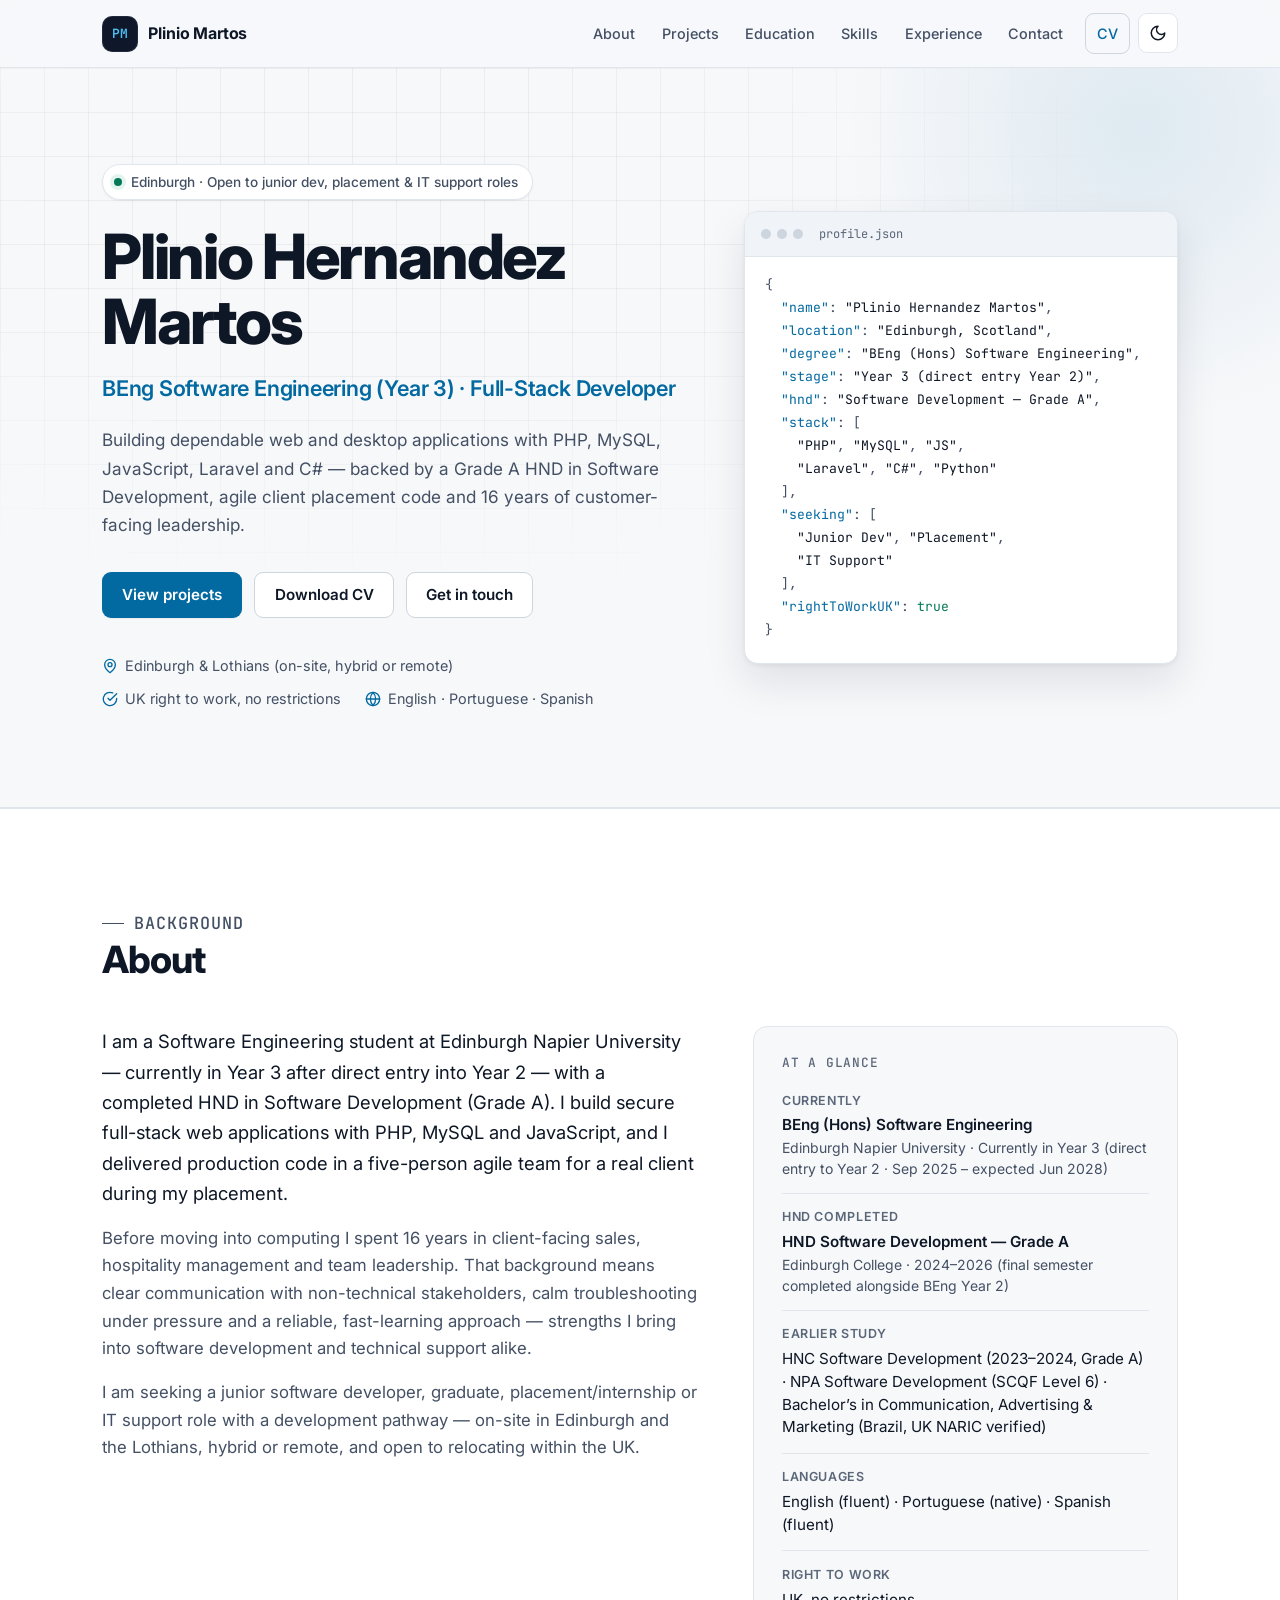
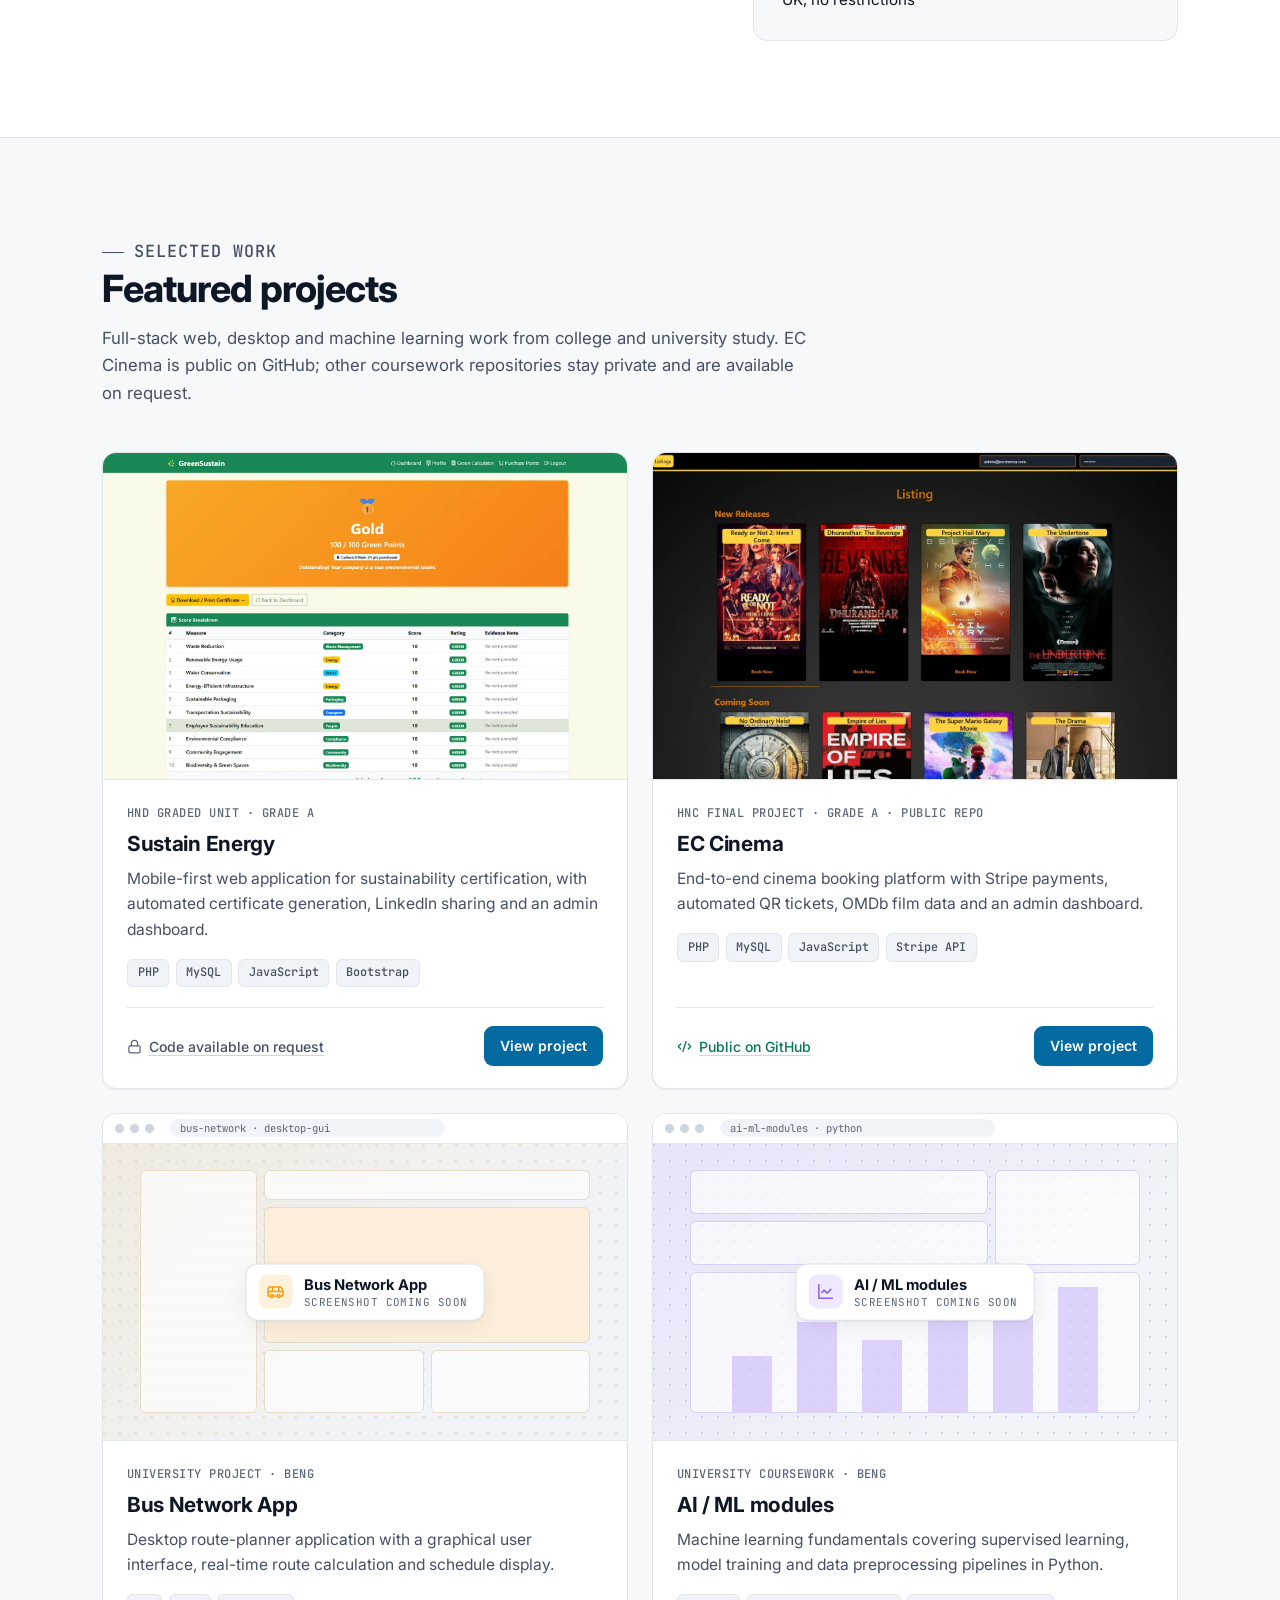
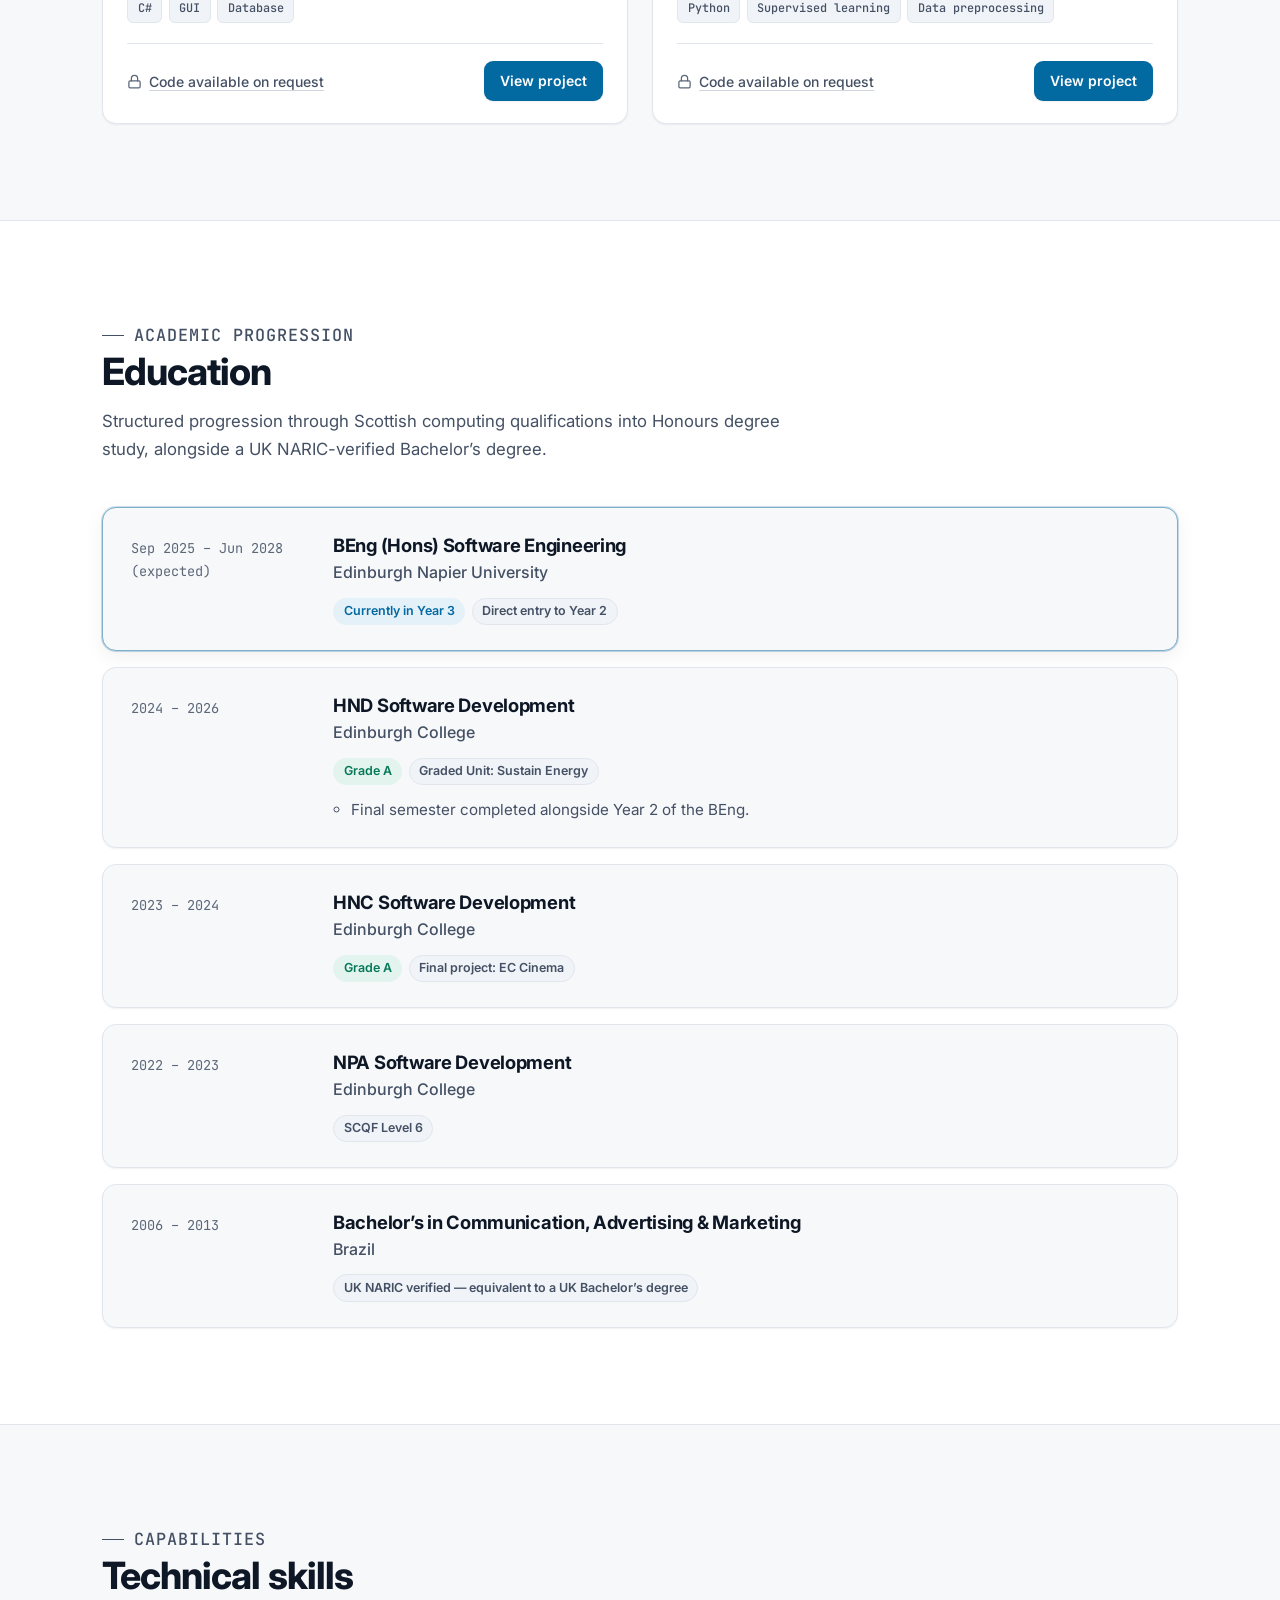
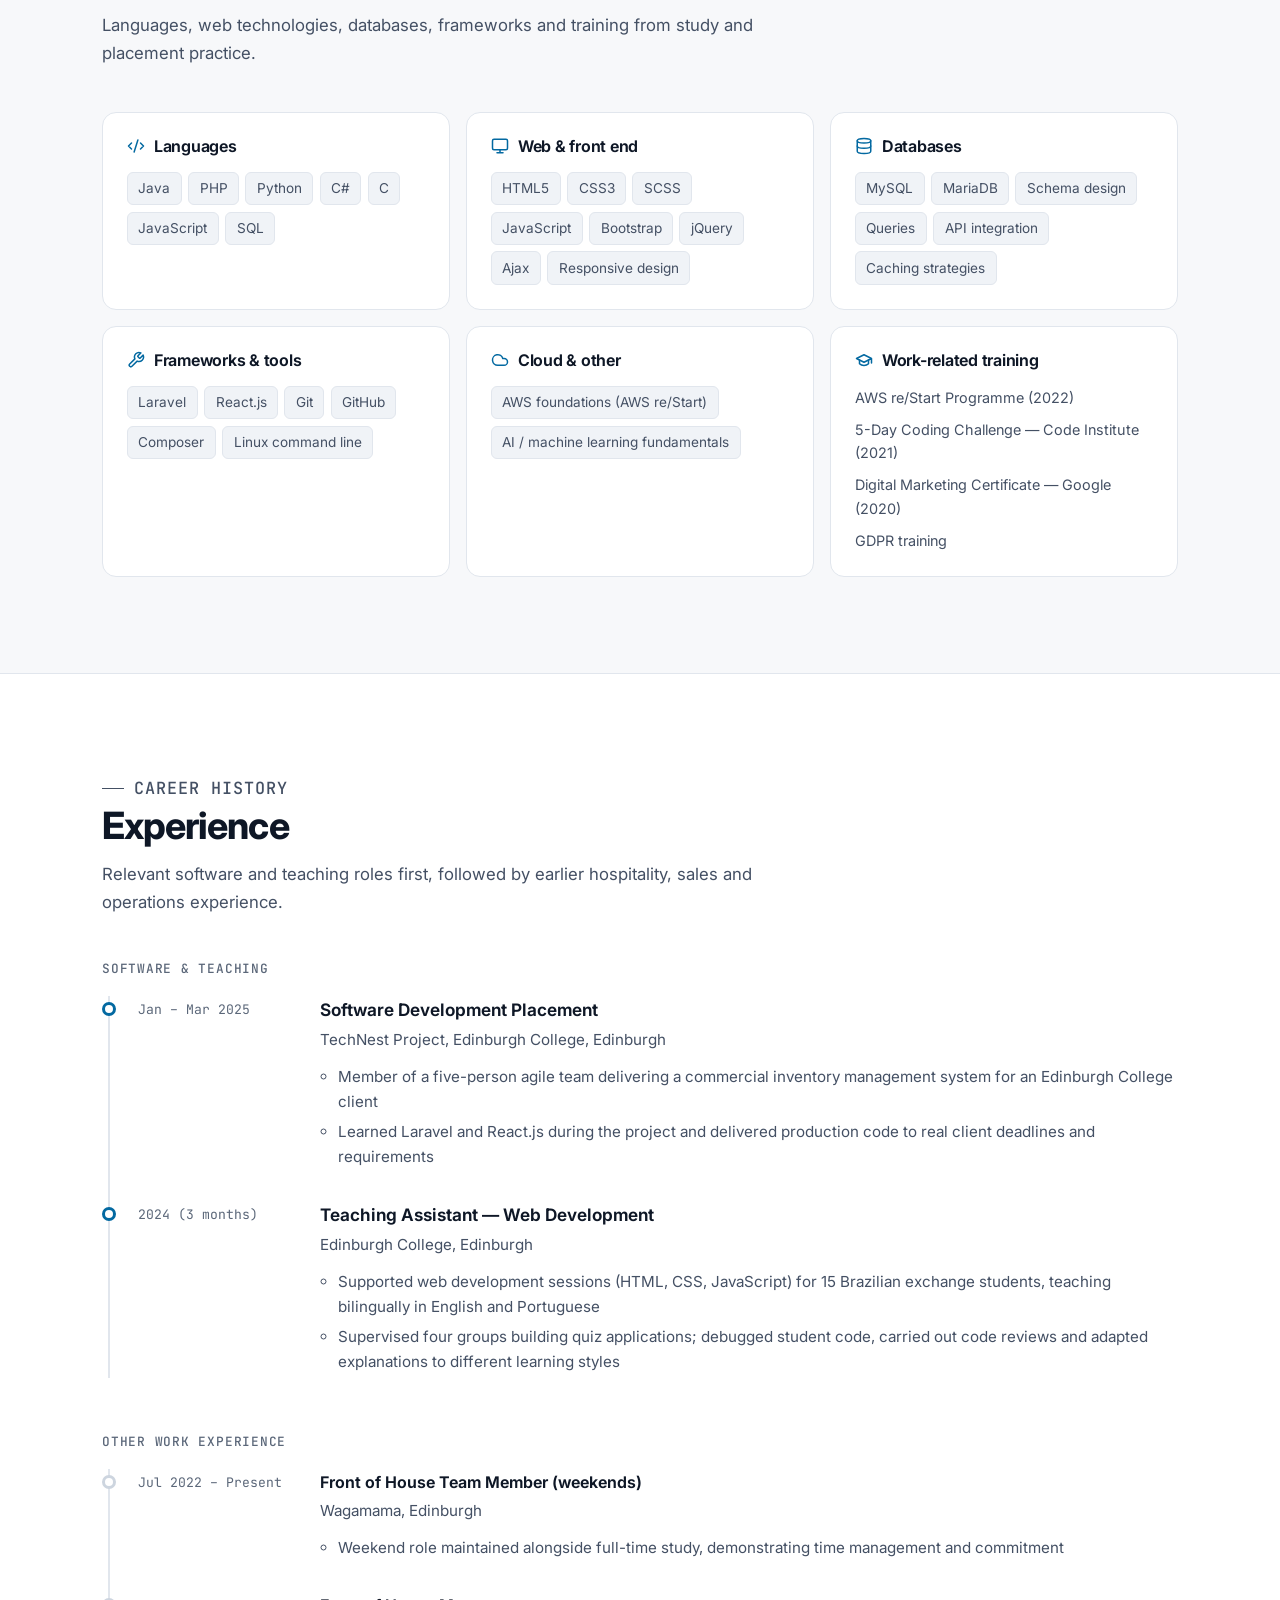
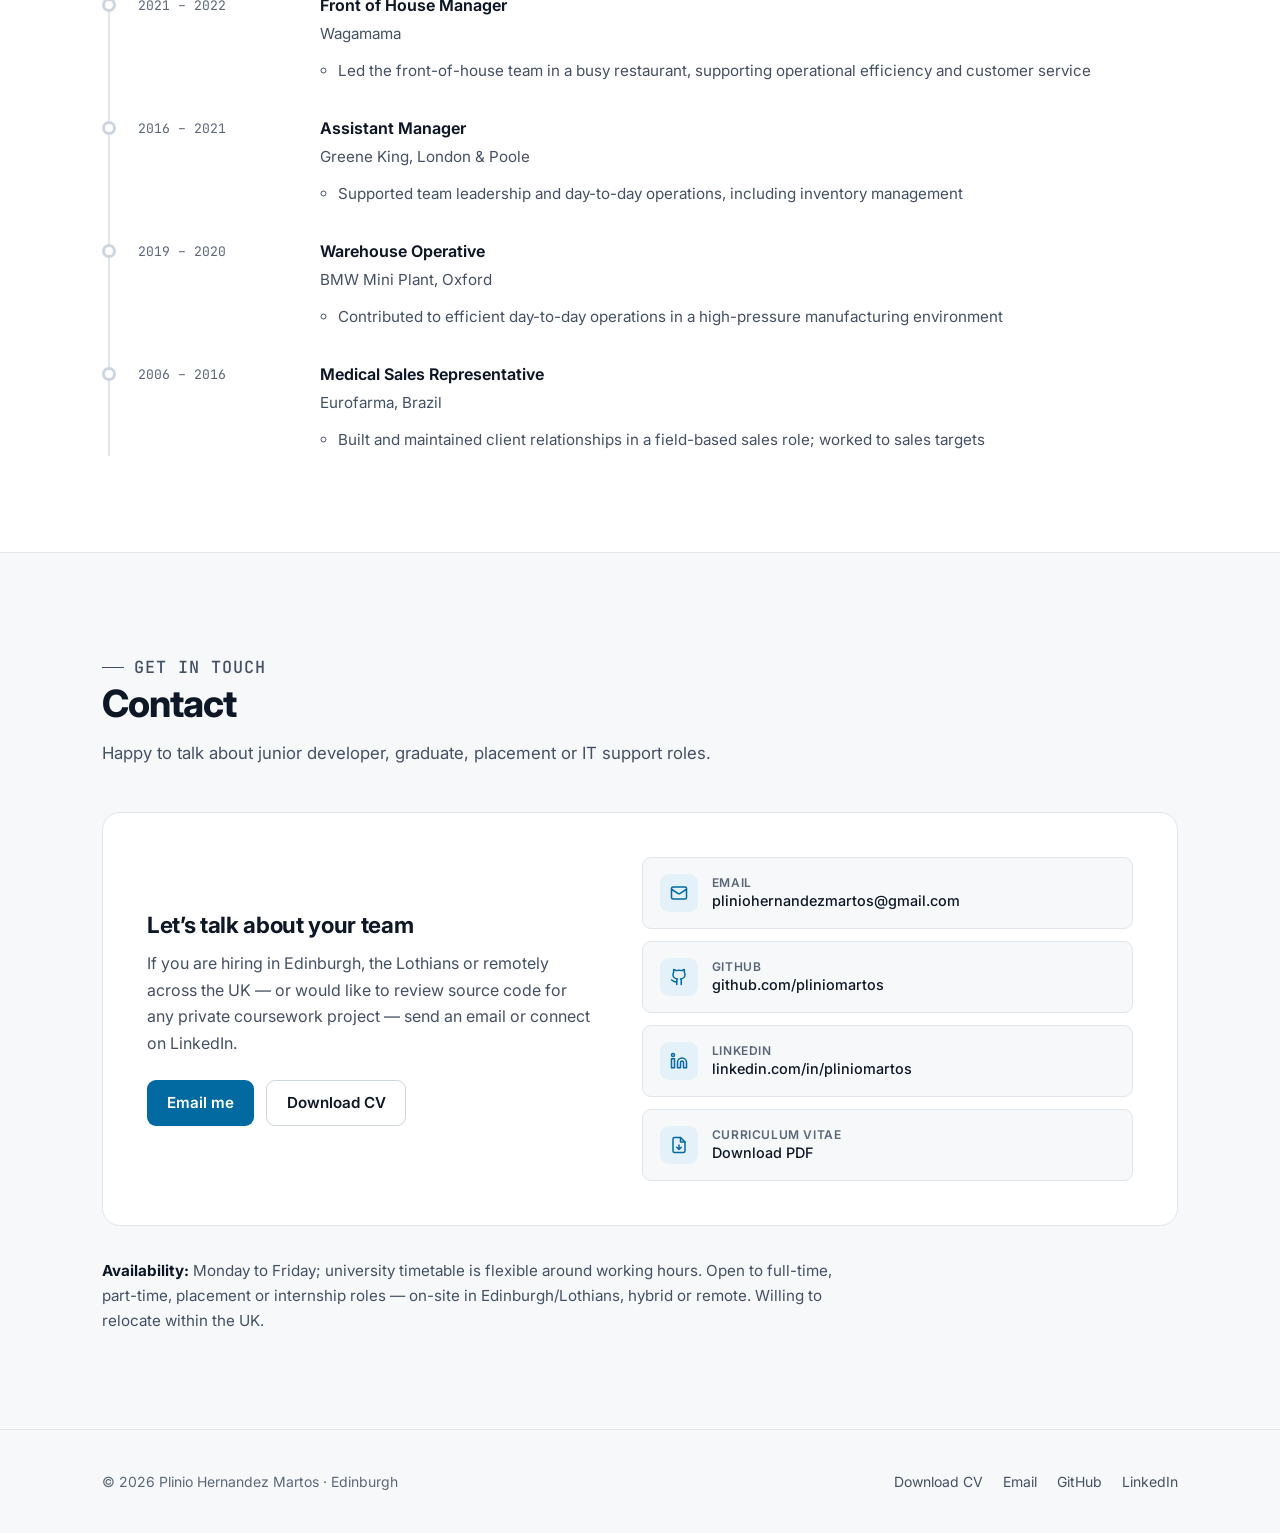
<file: index.html>
<!DOCTYPE html>
<html lang="en-GB">
<head>
  <meta charset="utf-8">
  <meta name="viewport" content="width=device-width, initial-scale=1">
  <title>Plinio Hernandez Martos — Software Engineering Student · Edinburgh</title>
  <meta name="description" content="Portfolio of Plinio Hernandez Martos — BEng Software Engineering student (Year 3) at Edinburgh Napier University and HND Software Development (Grade A) graduate. Open to junior developer, placement and IT support roles in Edinburgh.">
  <meta name="author" content="Plinio Hernandez Martos">
  <meta name="theme-color" media="(prefers-color-scheme: light)" content="#f7f8fa">
  <meta name="theme-color" media="(prefers-color-scheme: dark)" content="#0a0f1a">
  <link rel="canonical" href="https://pliniomartos.dev/">
  <meta property="og:type" content="website">
  <meta property="og:url" content="https://pliniomartos.dev/">
  <meta property="og:title" content="Plinio Hernandez Martos — Software Engineering Student · Edinburgh">
  <meta property="og:description" content="Full-stack projects, agile placement experience and computing qualifications in Edinburgh. Open to junior developer, placement and IT support roles.">
  <meta property="og:locale" content="en_GB">
  <meta name="twitter:card" content="summary">
  <meta name="twitter:title" content="Plinio Hernandez Martos — Software Engineering Student · Edinburgh">
  <meta name="twitter:description" content="Full-stack projects, agile placement experience and computing qualifications in Edinburgh.">
  <link rel="icon" href="assets/favicon.svg" type="image/svg+xml">
  <link rel="preconnect" href="https://fonts.googleapis.com">
  <link rel="preconnect" href="https://fonts.gstatic.com" crossorigin>
  <link href="https://fonts.googleapis.com/css2?family=Inter:wght@400;500;600;700;800&family=JetBrains+Mono:wght@500&display=swap" rel="stylesheet">
  <script>
    (function () {
      document.documentElement.classList.add("js");
      try {
        var t = localStorage.getItem("theme");
        if (t === "light" || t === "dark") {
          document.documentElement.setAttribute("data-theme", t);
        }
      } catch (e) {}
    })();
  </script>
  <link rel="stylesheet" href="css/styles.css">
  <script type="application/ld+json">
    {
      "@context": "https://schema.org",
      "@type": "Person",
      "name": "Plinio Hernandez Martos",
      "url": "https://pliniomartos.dev/",
      "email": "mailto:pliniohernandezmartos@gmail.com",
      "jobTitle": "Software Engineering Student",
      "address": {
        "@type": "PostalAddress",
        "addressLocality": "Edinburgh",
        "addressCountry": "GB"
      },
      "affiliation": {
        "@type": "CollegeOrUniversity",
        "name": "Edinburgh Napier University"
      },
      "alumniOf": {
        "@type": "CollegeOrUniversity",
        "name": "Edinburgh College"
      },
      "sameAs": [
        "https://github.com/pliniomartos",
        "https://linkedin.com/in/pliniomartos"
      ]
    }
  </script>
</head>
<body>
  <a class="skip-link" href="#main">Skip to content</a>

  <header class="site-header">
    <div class="container header-inner">
      <a class="logo" href="index.html" aria-label="Plinio Martos home">
        <span class="logo-mark" aria-hidden="true">PM</span>
        <span>Plinio Martos</span>
      </a>
      <div class="header-actions">
        <nav class="nav" id="site-nav" aria-label="Primary">
          <a href="#about">About</a>
          <a href="#projects">Projects</a>
          <a href="#education">Education</a>
          <a href="#skills">Skills</a>
          <a href="#experience">Experience</a>
          <a href="#contact">Contact</a>
          <a class="nav-cv" href="assets/Plinio_Hernandez_Martos_CV.pdf" download>CV</a>
        </nav>
        <button class="icon-btn theme-toggle" type="button" aria-label="Switch colour theme">
          <svg class="icon-sun" width="18" height="18" viewBox="0 0 24 24" fill="none" stroke="currentColor" stroke-width="2" stroke-linecap="round" stroke-linejoin="round" aria-hidden="true">
            <circle cx="12" cy="12" r="4"/>
            <path d="M12 2v2M12 20v2M4.93 4.93l1.41 1.41M17.66 17.66l1.41 1.41M2 12h2M20 12h2M6.34 17.66l-1.41 1.41M19.07 4.93l-1.41 1.41"/>
          </svg>
          <svg class="icon-moon" width="18" height="18" viewBox="0 0 24 24" fill="none" stroke="currentColor" stroke-width="2" stroke-linecap="round" stroke-linejoin="round" aria-hidden="true">
            <path d="M12 3a6 6 0 0 0 9 9 9 9 0 1 1-9-9Z"/>
          </svg>
        </button>
        <button class="icon-btn nav-toggle" type="button" aria-expanded="false" aria-controls="site-nav" aria-label="Open menu">
          <svg class="icon-open" width="20" height="20" viewBox="0 0 24 24" fill="none" stroke="currentColor" stroke-width="2" stroke-linecap="round" aria-hidden="true">
            <path d="M4 7h16M4 12h16M4 17h16"/>
          </svg>
          <svg class="icon-close" width="20" height="20" viewBox="0 0 24 24" fill="none" stroke="currentColor" stroke-width="2" stroke-linecap="round" aria-hidden="true">
            <path d="M6 6l12 12M18 6l-12 12"/>
          </svg>
        </button>
      </div>
    </div>
  </header>

  <main id="main">
    <section class="hero">
      <div class="container hero-grid">
        <div>
          <p class="status-pill">
            <span class="status-dot" aria-hidden="true"></span>
            Edinburgh · Open to junior dev, placement &amp; IT support roles
          </p>
          <h1>Plinio Hernandez Martos</h1>
          <p class="hero-role">BEng Software Engineering (Year 3) · Full-Stack Developer</p>
          <p class="hero-lead">
            Building dependable web and desktop applications with PHP, MySQL, JavaScript, Laravel and C# —
            backed by a Grade&nbsp;A HND in Software Development, agile client placement code and 16 years of
            customer-facing leadership.
          </p>
          <div class="hero-actions">
            <a class="btn btn-primary" href="#projects">View projects</a>
            <a class="btn btn-secondary" href="assets/Plinio_Hernandez_Martos_CV.pdf" download>Download CV</a>
            <a class="btn btn-secondary" href="#contact">Get in touch</a>
          </div>
          <ul class="hero-facts" aria-label="Key details">
            <li>
              <svg width="16" height="16" viewBox="0 0 24 24" fill="none" stroke="currentColor" stroke-width="2" stroke-linecap="round" stroke-linejoin="round" aria-hidden="true">
                <path d="M20 10c0 6-8 12-8 12s-8-6-8-12a8 8 0 0 1 16 0Z"/>
                <circle cx="12" cy="10" r="3"/>
              </svg>
              Edinburgh &amp; Lothians (on-site, hybrid or remote)
            </li>
            <li>
              <svg width="16" height="16" viewBox="0 0 24 24" fill="none" stroke="currentColor" stroke-width="2" stroke-linecap="round" stroke-linejoin="round" aria-hidden="true">
                <path d="M22 11.08V12a10 10 0 1 1-5.93-9.14"/>
                <path d="m9 11 3 3L22 4"/>
              </svg>
              UK right to work, no restrictions
            </li>
            <li>
              <svg width="16" height="16" viewBox="0 0 24 24" fill="none" stroke="currentColor" stroke-width="2" stroke-linecap="round" stroke-linejoin="round" aria-hidden="true">
                <circle cx="12" cy="12" r="10"/>
                <path d="M2 12h20M12 2a15.3 15.3 0 0 1 4 10 15.3 15.3 0 0 1-4 10 15.3 15.3 0 0 1-4-10 15.3 15.3 0 0 1 4-10Z"/>
              </svg>
              English · Portuguese · Spanish
            </li>
          </ul>
        </div>

        <figure class="profile-card" aria-label="Candidate summary">
          <div class="profile-card-bar" aria-hidden="true">
            <span class="dot"></span>
            <span class="dot"></span>
            <span class="dot"></span>
            <span class="file">profile.json</span>
          </div>
          <pre><code>{
  <span class="k">"name"</span>: <span class="s">"Plinio Hernandez Martos"</span>,
  <span class="k">"location"</span>: <span class="s">"Edinburgh, Scotland"</span>,
  <span class="k">"degree"</span>: <span class="s">"BEng (Hons) Software Engineering"</span>,
  <span class="k">"stage"</span>: <span class="s">"Year 3 (direct entry Year 2)"</span>,
  <span class="k">"hnd"</span>: <span class="s">"Software Development — Grade A"</span>,
  <span class="k">"stack"</span>: [
    <span class="s">"PHP"</span>, <span class="s">"MySQL"</span>, <span class="s">"JS"</span>,
    <span class="s">"Laravel"</span>, <span class="s">"C#"</span>, <span class="s">"Python"</span>
  ],
  <span class="k">"seeking"</span>: [
    <span class="s">"Junior Dev"</span>, <span class="s">"Placement"</span>,
    <span class="s">"IT Support"</span>
  ],
  <span class="k">"rightToWorkUK"</span>: <span class="b">true</span>
}</code></pre>
        </figure>
      </div>
    </section>

    <section class="section section-alt" id="about" aria-labelledby="about-heading">
      <div class="container">
        <div class="section-header">
          <p class="eyebrow">Background</p>
          <h2 id="about-heading">About</h2>
        </div>
        <div class="about-grid">
          <div class="about-text">
            <p>
              I am a Software Engineering student at Edinburgh Napier University — currently in Year&nbsp;3 after
              direct entry into Year&nbsp;2 — with a completed HND in Software Development (Grade&nbsp;A).
              I build secure full-stack web applications with PHP, MySQL and JavaScript, and I delivered
              production code in a five-person agile team for a real client during my placement.
            </p>
            <p>
              Before moving into computing I spent 16 years in client-facing sales, hospitality management and
              team leadership. That background means clear communication with non-technical stakeholders, calm
              troubleshooting under pressure and a reliable, fast-learning approach — strengths I bring into
              software development and technical support alike.
            </p>
            <p>
              I am seeking a junior software developer, graduate, placement/internship or IT support role with
              a development pathway — on-site in Edinburgh and the Lothians, hybrid or remote, and open to
              relocating within the UK.
            </p>
          </div>
          <aside class="about-card" aria-label="At a glance">
            <h3>At a glance</h3>
            <dl>
              <div>
                <dt>Currently</dt>
                <dd>
                  <strong>BEng (Hons) Software Engineering</strong>
                  <span class="sub">Edinburgh Napier University · Currently in Year&nbsp;3 (direct entry to Year&nbsp;2 · Sep&nbsp;2025 – expected Jun&nbsp;2028)</span>
                </dd>
              </div>
              <div>
                <dt>HND Completed</dt>
                <dd>
                  <strong>HND Software Development — Grade&nbsp;A</strong>
                  <span class="sub">Edinburgh College · 2024–2026 (final semester completed alongside BEng Year&nbsp;2)</span>
                </dd>
              </div>
              <div>
                <dt>Earlier study</dt>
                <dd>
                  HNC Software Development (2023–2024, Grade&nbsp;A) · NPA Software Development (SCQF Level&nbsp;6) · Bachelor’s in Communication, Advertising &amp; Marketing (Brazil, UK NARIC verified)
                </dd>
              </div>
              <div>
                <dt>Languages</dt>
                <dd>English (fluent) · Portuguese (native) · Spanish (fluent)</dd>
              </div>
              <div>
                <dt>Right to work</dt>
                <dd>UK, no restrictions</dd>
              </div>
            </dl>
          </aside>
        </div>
      </div>
    </section>

    <section class="section" id="projects" aria-labelledby="projects-heading">
      <div class="container">
        <div class="section-header">
          <p class="eyebrow">Selected work</p>
          <h2 id="projects-heading">Featured projects</h2>
          <p>
            Full-stack web, desktop and machine learning work from college and university study.
            EC Cinema is public on GitHub; other coursework repositories stay private and are available on request.
          </p>
        </div>
        <div class="projects-grid">

          <article class="project-card">
            <a class="shot-link" href="projects/sustain-energy.html">
              <img class="shot-img"
                   src="assets/screenshots/sustain-energy.webp"
                   alt="GreenSustain Gold results page showing a perfect score of 100 out of 100 Green Points and a score breakdown of ten sustainability measures"
                   width="1600" height="1494"
                   loading="lazy" decoding="async">
            </a>
            <div class="project-body">
              <p class="project-meta">HND Graded Unit · Grade A</p>
              <h3><a href="projects/sustain-energy.html">Sustain Energy</a></h3>
              <p>Mobile-first web application for sustainability certification, with automated certificate generation, LinkedIn sharing and an admin dashboard.</p>
              <ul class="tags" aria-label="Tech stack">
                <li>PHP</li>
                <li>MySQL</li>
                <li>JavaScript</li>
                <li>Bootstrap</li>
              </ul>
              <div class="project-footer">
                <p class="code-status">
                  <svg width="15" height="15" viewBox="0 0 24 24" fill="none" stroke="currentColor" stroke-width="2" stroke-linecap="round" stroke-linejoin="round" aria-hidden="true">
                    <rect width="18" height="11" x="3" y="11" rx="2" ry="2"/>
                    <path d="M7 11V7a5 5 0 0 1 10 0v4"/>
                  </svg>
                  <a href="mailto:pliniohernandezmartos@gmail.com?subject=Code%20request%3A%20Sustain%20Energy">Code available on request</a>
                </p>
                <a class="btn btn-primary btn-sm" href="projects/sustain-energy.html">View project</a>
              </div>
            </div>
          </article>

          <article class="project-card">
            <a class="shot-link" href="projects/ec-cinema.html">
              <img class="shot-img"
                   src="assets/screenshots/ec-cinema.webp"
                   alt="EC Cinema listings page showing New Releases and Coming Soon film posters with Book Now buttons"
                   width="1600" height="826"
                   loading="lazy" decoding="async">
            </a>
            <div class="project-body">
              <p class="project-meta">HNC final project · Grade A · Public repo</p>
              <h3><a href="projects/ec-cinema.html">EC Cinema</a></h3>
              <p>End-to-end cinema booking platform with Stripe payments, automated QR tickets, OMDb film data and an admin dashboard.</p>
              <ul class="tags" aria-label="Tech stack">
                <li>PHP</li>
                <li>MySQL</li>
                <li>JavaScript</li>
                <li>Stripe API</li>
              </ul>
              <div class="project-footer">
                <p class="code-status is-public">
                  <svg width="15" height="15" viewBox="0 0 24 24" fill="none" stroke="currentColor" stroke-width="2" stroke-linecap="round" stroke-linejoin="round" aria-hidden="true">
                    <path d="m18 16 4-4-4-4"/>
                    <path d="m6 8-4 4 4 4"/>
                    <path d="m14.5 4-5 16"/>
                  </svg>
                  <a href="https://github.com/pliniomartos/cinema-hnc" rel="noopener noreferrer" target="_blank">Public on GitHub</a>
                </p>
                <a class="btn btn-primary btn-sm" href="projects/ec-cinema.html">View project</a>
              </div>
            </div>
          </article>

          <article class="project-card">
            <div class="shot shot--bus" role="img" aria-label="Bus Network App desktop interface preview — screenshot coming soon">
              <div class="shot-bar" aria-hidden="true">
                <span class="dot"></span><span class="dot"></span><span class="dot"></span>
                <span class="shot-url">bus-network · desktop-gui</span>
              </div>
              <div class="shot-body" aria-hidden="true">
                <div class="shot-wire shot-wire--desktop"><i></i><i></i><i></i><i></i><i></i></div>
                <div class="shot-label">
                  <span class="shot-icon">
                    <svg width="18" height="18" viewBox="0 0 24 24" fill="none" stroke="currentColor" stroke-width="2" stroke-linecap="round" stroke-linejoin="round">
                      <path d="M8 6v6M16 6v6M2 12h19.6"/>
                      <path d="M18 18h3s.5-1.7.8-2.8c.1-.4.2-.8.2-1.2 0-.4-.1-.8-.2-1.2l-1.4-5C20.1 6.8 19.1 6 18 6H4a2 2 0 0 0-2 2v10h3"/>
                      <circle cx="7" cy="18" r="2"/>
                      <path d="M9 18h5"/>
                      <circle cx="16" cy="18" r="2"/>
                    </svg>
                  </span>
                  <span class="shot-text">
                    <span class="shot-name">Bus Network App</span>
                    <span class="shot-note">Screenshot coming soon</span>
                  </span>
                </div>
              </div>
            </div>
            <div class="project-body">
              <p class="project-meta">University project · BEng</p>
              <h3><a href="projects/bus-network.html">Bus Network App</a></h3>
              <p>Desktop route-planner application with a graphical user interface, real-time route calculation and schedule display.</p>
              <ul class="tags" aria-label="Tech stack">
                <li>C#</li>
                <li>GUI</li>
                <li>Database</li>
              </ul>
              <div class="project-footer">
                <p class="code-status">
                  <svg width="15" height="15" viewBox="0 0 24 24" fill="none" stroke="currentColor" stroke-width="2" stroke-linecap="round" stroke-linejoin="round" aria-hidden="true">
                    <rect width="18" height="11" x="3" y="11" rx="2" ry="2"/>
                    <path d="M7 11V7a5 5 0 0 1 10 0v4"/>
                  </svg>
                  <a href="mailto:pliniohernandezmartos@gmail.com?subject=Code%20request%3A%20Bus%20Network%20App">Code available on request</a>
                </p>
                <a class="btn btn-primary btn-sm" href="projects/bus-network.html">View project</a>
              </div>
            </div>
          </article>

          <article class="project-card">
            <div class="shot shot--ml" role="img" aria-label="AI and ML modules Python workflow preview — screenshot coming soon">
              <div class="shot-bar" aria-hidden="true">
                <span class="dot"></span><span class="dot"></span><span class="dot"></span>
                <span class="shot-url">ai-ml-modules · python</span>
              </div>
              <div class="shot-body" aria-hidden="true">
                <div class="shot-wire shot-wire--notebook"><i></i><i></i><i></i><i></i><i></i></div>
                <div class="shot-label">
                  <span class="shot-icon">
                    <svg width="18" height="18" viewBox="0 0 24 24" fill="none" stroke="currentColor" stroke-width="2" stroke-linecap="round" stroke-linejoin="round">
                      <path d="M3 3v18h18"/>
                      <path d="m19 9-5 5-4-4-3 3"/>
                    </svg>
                  </span>
                  <span class="shot-text">
                    <span class="shot-name">AI / ML modules</span>
                    <span class="shot-note">Screenshot coming soon</span>
                  </span>
                </div>
              </div>
            </div>
            <div class="project-body">
              <p class="project-meta">University coursework · BEng</p>
              <h3><a href="projects/ai-ml-modules.html">AI / ML modules</a></h3>
              <p>Machine learning fundamentals covering supervised learning, model training and data preprocessing pipelines in Python.</p>
              <ul class="tags" aria-label="Tech stack">
                <li>Python</li>
                <li>Supervised learning</li>
                <li>Data preprocessing</li>
              </ul>
              <div class="project-footer">
                <p class="code-status">
                  <svg width="15" height="15" viewBox="0 0 24 24" fill="none" stroke="currentColor" stroke-width="2" stroke-linecap="round" stroke-linejoin="round" aria-hidden="true">
                    <rect width="18" height="11" x="3" y="11" rx="2" ry="2"/>
                    <path d="M7 11V7a5 5 0 0 1 10 0v4"/>
                  </svg>
                  <a href="mailto:pliniohernandezmartos@gmail.com?subject=Code%20request%3A%20AI%2FML%20modules">Code available on request</a>
                </p>
                <a class="btn btn-primary btn-sm" href="projects/ai-ml-modules.html">View project</a>
              </div>
            </div>
          </article>

        </div>
      </div>
    </section>

    <section class="section section-alt" id="education" aria-labelledby="education-heading">
      <div class="container">
        <div class="section-header">
          <p class="eyebrow">Academic progression</p>
          <h2 id="education-heading">Education</h2>
          <p>
            Structured progression through Scottish computing qualifications into Honours degree study,
            alongside a UK NARIC-verified Bachelor’s degree.
          </p>
        </div>

        <ol class="edu-list">
          <li class="edu-item is-current">
            <p class="edu-dates">Sep 2025 – Jun 2028 (expected)</p>
            <div class="edu-body">
              <h3>BEng (Hons) Software Engineering</h3>
              <p class="edu-inst">Edinburgh Napier University</p>
              <ul class="badges">
                <li class="badge badge-accent">Currently in Year 3</li>
                <li class="badge">Direct entry to Year 2</li>
              </ul>
            </div>
          </li>

          <li class="edu-item">
            <p class="edu-dates">2024 – 2026</p>
            <div class="edu-body">
              <h3>HND Software Development</h3>
              <p class="edu-inst">Edinburgh College</p>
              <ul class="badges">
                <li class="badge badge-success">Grade A</li>
                <li class="badge">Graded Unit: Sustain Energy</li>
              </ul>
              <ul class="edu-notes">
                <li>Final semester completed alongside Year&nbsp;2 of the BEng.</li>
              </ul>
            </div>
          </li>

          <li class="edu-item">
            <p class="edu-dates">2023 – 2024</p>
            <div class="edu-body">
              <h3>HNC Software Development</h3>
              <p class="edu-inst">Edinburgh College</p>
              <ul class="badges">
                <li class="badge badge-success">Grade A</li>
                <li class="badge">Final project: EC Cinema</li>
              </ul>
            </div>
          </li>

          <li class="edu-item">
            <p class="edu-dates">2022 – 2023</p>
            <div class="edu-body">
              <h3>NPA Software Development</h3>
              <p class="edu-inst">Edinburgh College</p>
              <ul class="badges">
                <li class="badge">SCQF Level 6</li>
              </ul>
            </div>
          </li>

          <li class="edu-item">
            <p class="edu-dates">2006 – 2013</p>
            <div class="edu-body">
              <h3>Bachelor’s in Communication, Advertising &amp; Marketing</h3>
              <p class="edu-inst">Brazil</p>
              <ul class="badges">
                <li class="badge">UK NARIC verified — equivalent to a UK Bachelor’s degree</li>
              </ul>
            </div>
          </li>
        </ol>
      </div>
    </section>

    <section class="section" id="skills" aria-labelledby="skills-heading">
      <div class="container">
        <div class="section-header">
          <p class="eyebrow">Capabilities</p>
          <h2 id="skills-heading">Technical skills</h2>
          <p>Languages, web technologies, databases, frameworks and training from study and placement practice.</p>
        </div>
        <div class="skills-grid">
          <div class="skill-group">
            <h3>
              <svg width="18" height="18" viewBox="0 0 24 24" fill="none" stroke="currentColor" stroke-width="2" stroke-linecap="round" stroke-linejoin="round" aria-hidden="true">
                <path d="m18 16 4-4-4-4M6 8l-4 4 4 4M14.5 4l-5 16"/>
              </svg>
              Languages
            </h3>
            <ul>
              <li>Java</li>
              <li>PHP</li>
              <li>Python</li>
              <li>C#</li>
              <li>C</li>
              <li>JavaScript</li>
              <li>SQL</li>
            </ul>
          </div>

          <div class="skill-group">
            <h3>
              <svg width="18" height="18" viewBox="0 0 24 24" fill="none" stroke="currentColor" stroke-width="2" stroke-linecap="round" stroke-linejoin="round" aria-hidden="true">
                <rect width="20" height="14" x="2" y="3" rx="2"/>
                <path d="M8 21h8M12 17v4"/>
              </svg>
              Web &amp; front end
            </h3>
            <ul>
              <li>HTML5</li>
              <li>CSS3</li>
              <li>SCSS</li>
              <li>JavaScript</li>
              <li>Bootstrap</li>
              <li>jQuery</li>
              <li>Ajax</li>
              <li>Responsive design</li>
            </ul>
          </div>

          <div class="skill-group">
            <h3>
              <svg width="18" height="18" viewBox="0 0 24 24" fill="none" stroke="currentColor" stroke-width="2" stroke-linecap="round" stroke-linejoin="round" aria-hidden="true">
                <ellipse cx="12" cy="5" rx="9" ry="3"/>
                <path d="M3 5v14a9 3 0 0 0 18 0V5"/>
                <path d="M3 12a9 3 0 0 0 18 0"/>
              </svg>
              Databases
            </h3>
            <ul>
              <li>MySQL</li>
              <li>MariaDB</li>
              <li>Schema design</li>
              <li>Queries</li>
              <li>API integration</li>
              <li>Caching strategies</li>
            </ul>
          </div>

          <div class="skill-group">
            <h3>
              <svg width="18" height="18" viewBox="0 0 24 24" fill="none" stroke="currentColor" stroke-width="2" stroke-linecap="round" stroke-linejoin="round" aria-hidden="true">
                <path d="M14.7 6.3a1 1 0 0 0 0 1.4l1.6 1.6a1 1 0 0 0 1.4 0l3.77-3.77a6 6 0 0 1-7.94 7.94l-6.91 6.91a2.12 2.12 0 0 1-3-3l6.91-6.91a6 6 0 0 1 7.94-7.94l-3.76 3.76Z"/>
              </svg>
              Frameworks &amp; tools
            </h3>
            <ul>
              <li>Laravel</li>
              <li>React.js</li>
              <li>Git</li>
              <li>GitHub</li>
              <li>Composer</li>
              <li>Linux command line</li>
            </ul>
          </div>

          <div class="skill-group">
            <h3>
              <svg width="18" height="18" viewBox="0 0 24 24" fill="none" stroke="currentColor" stroke-width="2" stroke-linecap="round" stroke-linejoin="round" aria-hidden="true">
                <path d="M17.5 19H9a7 7 0 1 1 6.71-9h1.79a4.5 4.5 0 1 1 0 9Z"/>
              </svg>
              Cloud &amp; other
            </h3>
            <ul>
              <li>AWS foundations (AWS re/Start)</li>
              <li>AI / machine learning fundamentals</li>
            </ul>
          </div>

          <div class="skill-group is-list">
            <h3>
              <svg width="18" height="18" viewBox="0 0 24 24" fill="none" stroke="currentColor" stroke-width="2" stroke-linecap="round" stroke-linejoin="round" aria-hidden="true">
                <path d="M22 10v6M2 10l10-5 10 5-10 5z"/>
                <path d="M6 12v5c3 3 9 3 12 0v-5"/>
              </svg>
              Work-related training
            </h3>
            <ul>
              <li>AWS re/Start Programme (2022)</li>
              <li>5-Day Coding Challenge — Code Institute (2021)</li>
              <li>Digital Marketing Certificate — Google (2020)</li>
              <li>GDPR training</li>
            </ul>
          </div>
        </div>
      </div>
    </section>

    <section class="section section-alt" id="experience" aria-labelledby="experience-heading">
      <div class="container">
        <div class="section-header">
          <p class="eyebrow">Career history</p>
          <h2 id="experience-heading">Experience</h2>
          <p>Relevant software and teaching roles first, followed by earlier hospitality, sales and operations experience.</p>
        </div>

        <h3 class="timeline-heading">Software &amp; teaching</h3>
        <ol class="timeline">
          <li class="timeline-item">
            <p class="timeline-dates">Jan – Mar 2025</p>
            <p class="timeline-role">Software Development Placement</p>
            <p class="timeline-org">TechNest Project, Edinburgh College, Edinburgh</p>
            <ul>
              <li>Member of a five-person agile team delivering a commercial inventory management system for an Edinburgh College client</li>
              <li>Learned Laravel and React.js during the project and delivered production code to real client deadlines and requirements</li>
            </ul>
          </li>
          <li class="timeline-item">
            <p class="timeline-dates">2024 (3 months)</p>
            <p class="timeline-role">Teaching Assistant — Web Development</p>
            <p class="timeline-org">Edinburgh College, Edinburgh</p>
            <ul>
              <li>Supported web development sessions (HTML, CSS, JavaScript) for 15 Brazilian exchange students, teaching bilingually in English and Portuguese</li>
              <li>Supervised four groups building quiz applications; debugged student code, carried out code reviews and adapted explanations to different learning styles</li>
            </ul>
          </li>
        </ol>

        <h3 class="timeline-heading is-spaced">Other work experience</h3>
        <ol class="timeline is-other">
          <li class="timeline-item">
            <p class="timeline-dates">Jul 2022 – Present</p>
            <p class="timeline-role">Front of House Team Member (weekends)</p>
            <p class="timeline-org">Wagamama, Edinburgh</p>
            <ul>
              <li>Weekend role maintained alongside full-time study, demonstrating time management and commitment</li>
            </ul>
          </li>
          <li class="timeline-item">
            <p class="timeline-dates">2021 – 2022</p>
            <p class="timeline-role">Front of House Manager</p>
            <p class="timeline-org">Wagamama</p>
            <ul>
              <li>Led the front-of-house team in a busy restaurant, supporting operational efficiency and customer service</li>
            </ul>
          </li>
          <li class="timeline-item">
            <p class="timeline-dates">2016 – 2021</p>
            <p class="timeline-role">Assistant Manager</p>
            <p class="timeline-org">Greene King, London &amp; Poole</p>
            <ul>
              <li>Supported team leadership and day-to-day operations, including inventory management</li>
            </ul>
          </li>
          <li class="timeline-item">
            <p class="timeline-dates">2019 – 2020</p>
            <p class="timeline-role">Warehouse Operative</p>
            <p class="timeline-org">BMW Mini Plant, Oxford</p>
            <ul>
              <li>Contributed to efficient day-to-day operations in a high-pressure manufacturing environment</li>
            </ul>
          </li>
          <li class="timeline-item">
            <p class="timeline-dates">2006 – 2016</p>
            <p class="timeline-role">Medical Sales Representative</p>
            <p class="timeline-org">Eurofarma, Brazil</p>
            <ul>
              <li>Built and maintained client relationships in a field-based sales role; worked to sales targets</li>
            </ul>
          </li>
        </ol>
      </div>
    </section>

    <section class="section" id="contact" aria-labelledby="contact-heading">
      <div class="container">
        <div class="section-header">
          <p class="eyebrow">Get in touch</p>
          <h2 id="contact-heading">Contact</h2>
          <p>Happy to talk about junior developer, graduate, placement or IT support roles.</p>
        </div>

        <div class="contact-panel">
          <div class="contact-intro">
            <h3>Let’s talk about your team</h3>
            <p>
              If you are hiring in Edinburgh, the Lothians or remotely across the UK — or would like to
              review source code for any private coursework project — send an email or connect on LinkedIn.
            </p>
            <div class="hero-actions">
              <a class="btn btn-primary" href="mailto:pliniohernandezmartos@gmail.com">Email me</a>
              <a class="btn btn-secondary" href="assets/Plinio_Hernandez_Martos_CV.pdf" download>Download CV</a>
            </div>
          </div>

          <div class="contact-grid">
            <a class="contact-card" href="mailto:pliniohernandezmartos@gmail.com">
              <span class="icon" aria-hidden="true">
                <svg width="18" height="18" viewBox="0 0 24 24" fill="none" stroke="currentColor" stroke-width="2" stroke-linecap="round" stroke-linejoin="round">
                  <rect width="20" height="16" x="2" y="4" rx="2"/>
                  <path d="m22 7-8.97 5.7a1.94 1.94 0 0 1-2.06 0L2 7"/>
                </svg>
              </span>
              <span class="text">
                <span class="label">Email</span>
                <span class="value">pliniohernandezmartos@<wbr>gmail.com</span>
              </span>
            </a>

            <a class="contact-card" href="https://github.com/pliniomartos" rel="noopener noreferrer" target="_blank">
              <span class="icon" aria-hidden="true">
                <svg width="18" height="18" viewBox="0 0 24 24" fill="none" stroke="currentColor" stroke-width="2" stroke-linecap="round" stroke-linejoin="round">
                  <path d="M15 22v-4a4.8 4.8 0 0 0-1-3.5c3 0 6-2 6-5.5.08-1.25-.27-2.48-1-3.5.28-1.15.28-2.35 0-3.5 0 0-1 0-3 1.5-2.64-.5-5.36-.5-8 0C6 2 5 2 5 2c-.3 1.15-.3 2.35 0 3.5A5.403 5.403 0 0 0 4 9c0 3.5 3 5.5 6 5.5-.39.49-.68 1.05-.85 1.65-.17.6-.22 1.23-.15 1.85v4"/>
                  <path d="M9 18c-4.51 2-5-2-7-2"/>
                </svg>
              </span>
              <span class="text">
                <span class="label">GitHub</span>
                <span class="value">github.com/<wbr>pliniomartos</span>
              </span>
            </a>

            <a class="contact-card" href="https://linkedin.com/in/pliniomartos" rel="noopener noreferrer" target="_blank">
              <span class="icon" aria-hidden="true">
                <svg width="18" height="18" viewBox="0 0 24 24" fill="none" stroke="currentColor" stroke-width="2" stroke-linecap="round" stroke-linejoin="round">
                  <path d="M16 8a6 6 0 0 1 6 6v7h-4v-7a2 2 0 0 0-2-2 2 2 0 0 0-2 2v7h-4v-7a6 6 0 0 1 6-6z"/>
                  <rect width="4" height="12" x="2" y="9"/>
                  <circle cx="4" cy="4" r="2"/>
                </svg>
              </span>
              <span class="text">
                <span class="label">LinkedIn</span>
                <span class="value">linkedin.com/in/<wbr>pliniomartos</span>
              </span>
            </a>

            <a class="contact-card" href="assets/Plinio_Hernandez_Martos_CV.pdf" download>
              <span class="icon" aria-hidden="true">
                <svg width="18" height="18" viewBox="0 0 24 24" fill="none" stroke="currentColor" stroke-width="2" stroke-linecap="round" stroke-linejoin="round">
                  <path d="M14 2H6a2 2 0 0 0-2 2v16a2 2 0 0 0 2 2h12a2 2 0 0 0 2-2V8z"/>
                  <path d="M14 2v6h6M12 18v-6M9 15l3 3 3-3"/>
                </svg>
              </span>
              <span class="text">
                <span class="label">Curriculum Vitae</span>
                <span class="value">Download PDF</span>
              </span>
            </a>
          </div>
        </div>

        <p class="availability">
          <strong>Availability:</strong> Monday to Friday; university timetable is flexible around working hours.
          Open to full-time, part-time, placement or internship roles — on-site in Edinburgh/Lothians, hybrid or remote.
          Willing to relocate within the UK.
        </p>
      </div>
    </section>
  </main>

  <footer class="site-footer">
    <div class="container footer-inner">
      <p>© <span id="year">2026</span> Plinio Hernandez Martos · Edinburgh</p>
      <div class="footer-links">
        <a href="assets/Plinio_Hernandez_Martos_CV.pdf" download>Download CV</a>
        <a href="mailto:pliniohernandezmartos@gmail.com">Email</a>
        <a href="https://github.com/pliniomartos" rel="noopener noreferrer" target="_blank">GitHub</a>
        <a href="https://linkedin.com/in/pliniomartos" rel="noopener noreferrer" target="_blank">LinkedIn</a>
      </div>
    </div>
  </footer>

  <script src="js/main.js"></script>
</body>
</html>
</file>
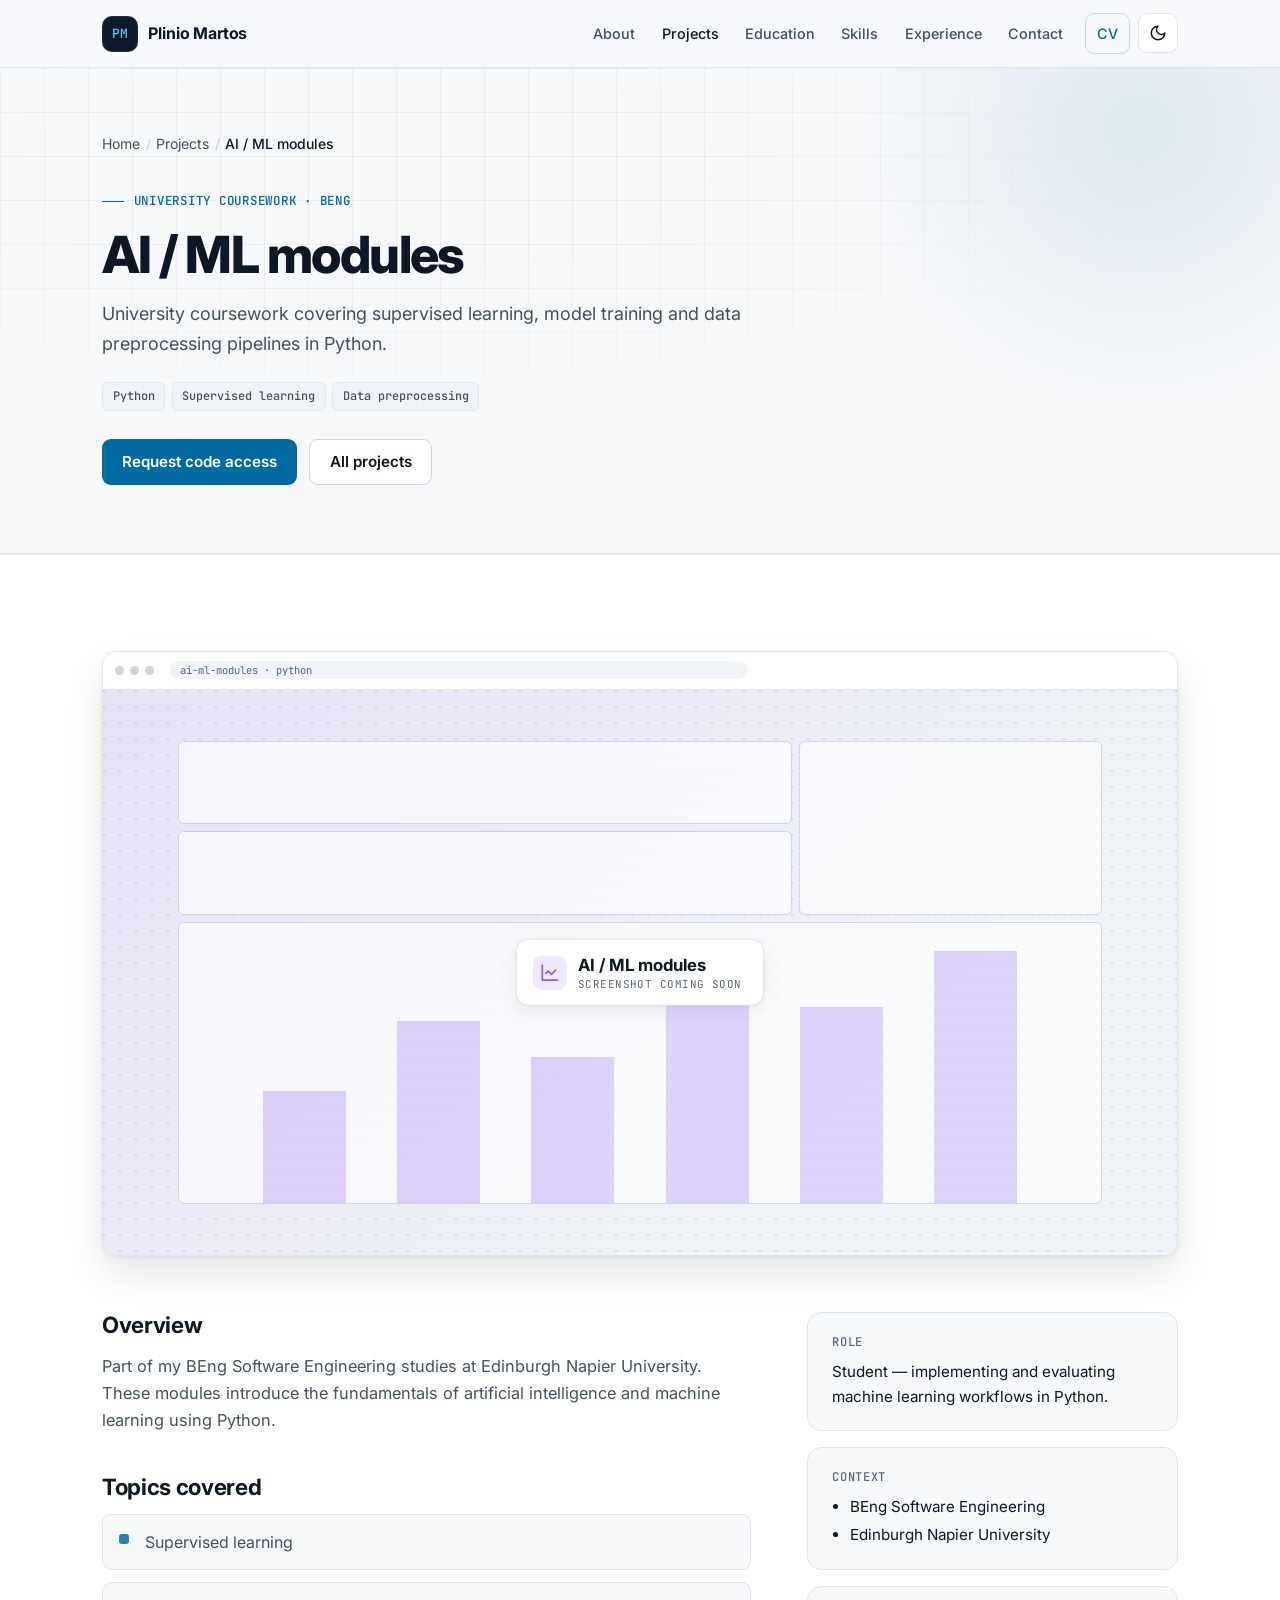
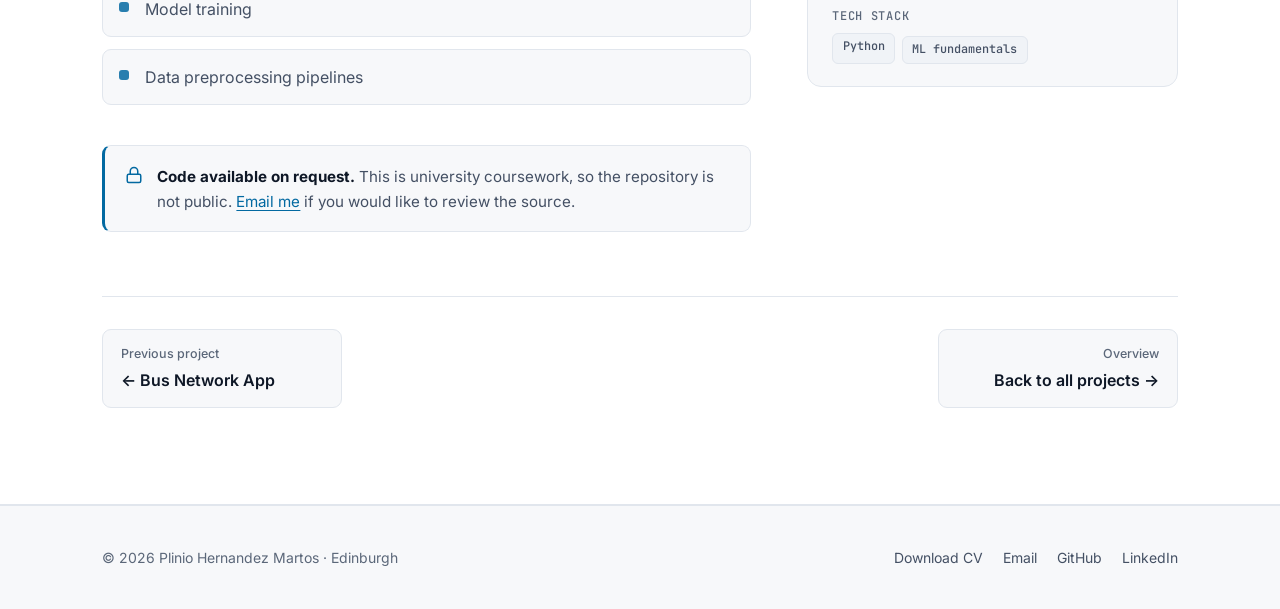
<file: projects/ai-ml-modules.html>
<!DOCTYPE html>
<html lang="en-GB">
<head>
  <meta charset="utf-8">
  <meta name="viewport" content="width=device-width, initial-scale=1">
  <title>AI / ML modules — Plinio Hernandez Martos</title>
  <meta name="description" content="University AI and machine learning coursework covering supervised learning, model training and data preprocessing in Python.">
  <meta name="theme-color" media="(prefers-color-scheme: light)" content="#f7f8fa">
  <meta name="theme-color" media="(prefers-color-scheme: dark)" content="#0a0f1a">
  <link rel="canonical" href="https://pliniomartos.dev/projects/ai-ml-modules.html">
  <meta property="og:type" content="article">
  <meta property="og:title" content="AI / ML modules — Plinio Hernandez Martos">
  <meta property="og:description" content="Machine learning fundamentals in Python. Supervised learning, model training, data preprocessing.">
  <meta property="og:url" content="https://pliniomartos.dev/projects/ai-ml-modules.html">
  <meta property="og:locale" content="en_GB">
  <link rel="icon" href="../assets/favicon.svg" type="image/svg+xml">
  <link rel="preconnect" href="https://fonts.googleapis.com">
  <link rel="preconnect" href="https://fonts.gstatic.com" crossorigin>
  <link href="https://fonts.googleapis.com/css2?family=Inter:wght@400;500;600;700;800&family=JetBrains+Mono:wght@500&display=swap" rel="stylesheet">
  <script>
    (function () {
      document.documentElement.classList.add("js");
      try {
        var t = localStorage.getItem("theme");
        if (t === "light" || t === "dark") {
          document.documentElement.setAttribute("data-theme", t);
        }
      } catch (e) {}
    })();
  </script>
  <link rel="stylesheet" href="../css/styles.css">
</head>
<body>
  <a class="skip-link" href="#main">Skip to content</a>

  <header class="site-header">
    <div class="container header-inner">
      <a class="logo" href="../index.html" aria-label="Plinio Martos home">
        <span class="logo-mark" aria-hidden="true">PM</span>
        <span>Plinio Martos</span>
      </a>
      <div class="header-actions">
        <nav class="nav" id="site-nav" aria-label="Primary">
          <a href="../index.html#about">About</a>
          <a href="../index.html#projects" class="is-current">Projects</a>
          <a href="../index.html#education">Education</a>
          <a href="../index.html#skills">Skills</a>
          <a href="../index.html#experience">Experience</a>
          <a href="../index.html#contact">Contact</a>
          <a class="nav-cv" href="../assets/Plinio_Hernandez_Martos_CV.pdf" download>CV</a>
        </nav>
        <button class="icon-btn theme-toggle" type="button" aria-label="Switch colour theme">
          <svg class="icon-sun" width="18" height="18" viewBox="0 0 24 24" fill="none" stroke="currentColor" stroke-width="2" stroke-linecap="round" stroke-linejoin="round" aria-hidden="true">
            <circle cx="12" cy="12" r="4"/>
            <path d="M12 2v2M12 20v2M4.93 4.93l1.41 1.41M17.66 17.66l1.41 1.41M2 12h2M20 12h2M6.34 17.66l-1.41 1.41M19.07 4.93l-1.41 1.41"/>
          </svg>
          <svg class="icon-moon" width="18" height="18" viewBox="0 0 24 24" fill="none" stroke="currentColor" stroke-width="2" stroke-linecap="round" stroke-linejoin="round" aria-hidden="true">
            <path d="M12 3a6 6 0 0 0 9 9 9 9 0 1 1-9-9Z"/>
          </svg>
        </button>
        <button class="icon-btn nav-toggle" type="button" aria-expanded="false" aria-controls="site-nav" aria-label="Open menu">
          <svg class="icon-open" width="20" height="20" viewBox="0 0 24 24" fill="none" stroke="currentColor" stroke-width="2" stroke-linecap="round" stroke-linejoin="round" aria-hidden="true">
            <path d="M4 7h16M4 12h16M4 17h16"/>
          </svg>
          <svg class="icon-close" width="20" height="20" viewBox="0 0 24 24" fill="none" stroke="currentColor" stroke-width="2" stroke-linecap="round" stroke-linejoin="round" aria-hidden="true">
            <path d="M6 6l12 12M18 6l-12 12"/>
          </svg>
        </button>
      </div>
    </div>
  </header>

  <main id="main">
    <div class="project-hero">
      <div class="container">
        <nav class="breadcrumb" aria-label="Breadcrumb">
          <ol>
            <li><a href="../index.html">Home</a></li>
            <li><a href="../index.html#projects">Projects</a></li>
            <li aria-current="page">AI / ML modules</li>
          </ol>
        </nav>
        <p class="eyebrow">University coursework · BEng</p>
        <h1>AI / ML modules</h1>
        <p class="lede">University coursework covering supervised learning, model training and data preprocessing pipelines in Python.</p>
        <ul class="tags" aria-label="Tech stack">
          <li>Python</li>
          <li>Supervised learning</li>
          <li>Data preprocessing</li>
        </ul>
        <div class="hero-actions">
          <a class="btn btn-primary" href="mailto:pliniohernandezmartos@gmail.com?subject=Code%20request%3A%20AI%2FML%20modules">Request code access</a>
          <a class="btn btn-secondary" href="../index.html#projects">All projects</a>
        </div>
      </div>
    </div>

    <section class="section section-alt">
      <div class="container">
        <div class="detail-shot">
          <div class="shot shot--lg shot--ml" role="img" aria-label="AI and ML modules Python workflow preview — screenshot coming soon">
            <div class="shot-bar" aria-hidden="true">
              <span class="dot"></span><span class="dot"></span><span class="dot"></span>
              <span class="shot-url">ai-ml-modules · python</span>
            </div>
            <div class="shot-body" aria-hidden="true">
              <div class="shot-wire shot-wire--notebook"><i></i><i></i><i></i><i></i><i></i></div>
              <div class="shot-label">
                <span class="shot-icon">
                  <svg width="20" height="20" viewBox="0 0 24 24" fill="none" stroke="currentColor" stroke-width="2" stroke-linecap="round" stroke-linejoin="round">
                    <path d="M3 3v18h18"/>
                    <path d="m19 9-5 5-4-4-3 3"/>
                  </svg>
                </span>
                <span class="shot-text">
                  <span class="shot-name">AI / ML modules</span>
                  <span class="shot-note">Screenshot coming soon</span>
                </span>
              </div>
            </div>
          </div>
        </div>

        <div class="detail-grid">
          <div class="detail-main">
            <section aria-labelledby="overview-heading">
              <h2 id="overview-heading">Overview</h2>
              <p>
                Part of my BEng Software Engineering studies at Edinburgh Napier University. These modules
                introduce the fundamentals of artificial intelligence and machine learning using Python.
              </p>
            </section>

            <section aria-labelledby="features-heading">
              <h2 id="features-heading">Topics covered</h2>
              <ul class="feature-list">
                <li>Supervised learning</li>
                <li>Model training</li>
                <li>Data preprocessing pipelines</li>
              </ul>
            </section>

            <div class="code-note">
              <svg width="18" height="18" viewBox="0 0 24 24" fill="none" stroke="currentColor" stroke-width="2" stroke-linecap="round" stroke-linejoin="round" aria-hidden="true">
                <rect width="18" height="11" x="3" y="11" rx="2" ry="2"/>
                <path d="M7 11V7a5 5 0 0 1 10 0v4"/>
              </svg>
              <p>
                <strong>Code available on request.</strong>
                This is university coursework, so the repository is not public.
                <a href="mailto:pliniohernandezmartos@gmail.com?subject=Code%20request%3A%20AI%2FML%20modules">Email me</a>
                if you would like to review the source.
              </p>
            </div>
          </div>

          <aside class="detail-aside">
            <div class="aside-card">
              <h3>Role</h3>
              <p>Student — implementing and evaluating machine learning workflows in Python.</p>
            </div>
            <div class="aside-card">
              <h3>Context</h3>
              <ul>
                <li>BEng Software Engineering</li>
                <li>Edinburgh Napier University</li>
              </ul>
            </div>
            <div class="aside-card">
              <h3>Tech stack</h3>
              <ul class="tags">
                <li>Python</li>
                <li>ML fundamentals</li>
              </ul>
            </div>
          </aside>
        </div>

        <nav class="more-projects" aria-label="More projects">
          <a href="bus-network.html">
            <span>Previous project</span>
            ← Bus Network App
          </a>
          <a class="next" href="../index.html#projects">
            <span>Overview</span>
            Back to all projects →
          </a>
        </nav>
      </div>
    </section>
  </main>

  <footer class="site-footer">
    <div class="container footer-inner">
      <p>© <span id="year">2026</span> Plinio Hernandez Martos · Edinburgh</p>
      <div class="footer-links">
        <a href="../assets/Plinio_Hernandez_Martos_CV.pdf" download>Download CV</a>
        <a href="mailto:pliniohernandezmartos@gmail.com">Email</a>
        <a href="https://github.com/pliniomartos" rel="noopener noreferrer" target="_blank">GitHub</a>
        <a href="https://linkedin.com/in/pliniomartos" rel="noopener noreferrer" target="_blank">LinkedIn</a>
      </div>
    </div>
  </footer>
  <script src="../js/main.js"></script>
</body>
</html>
</file>
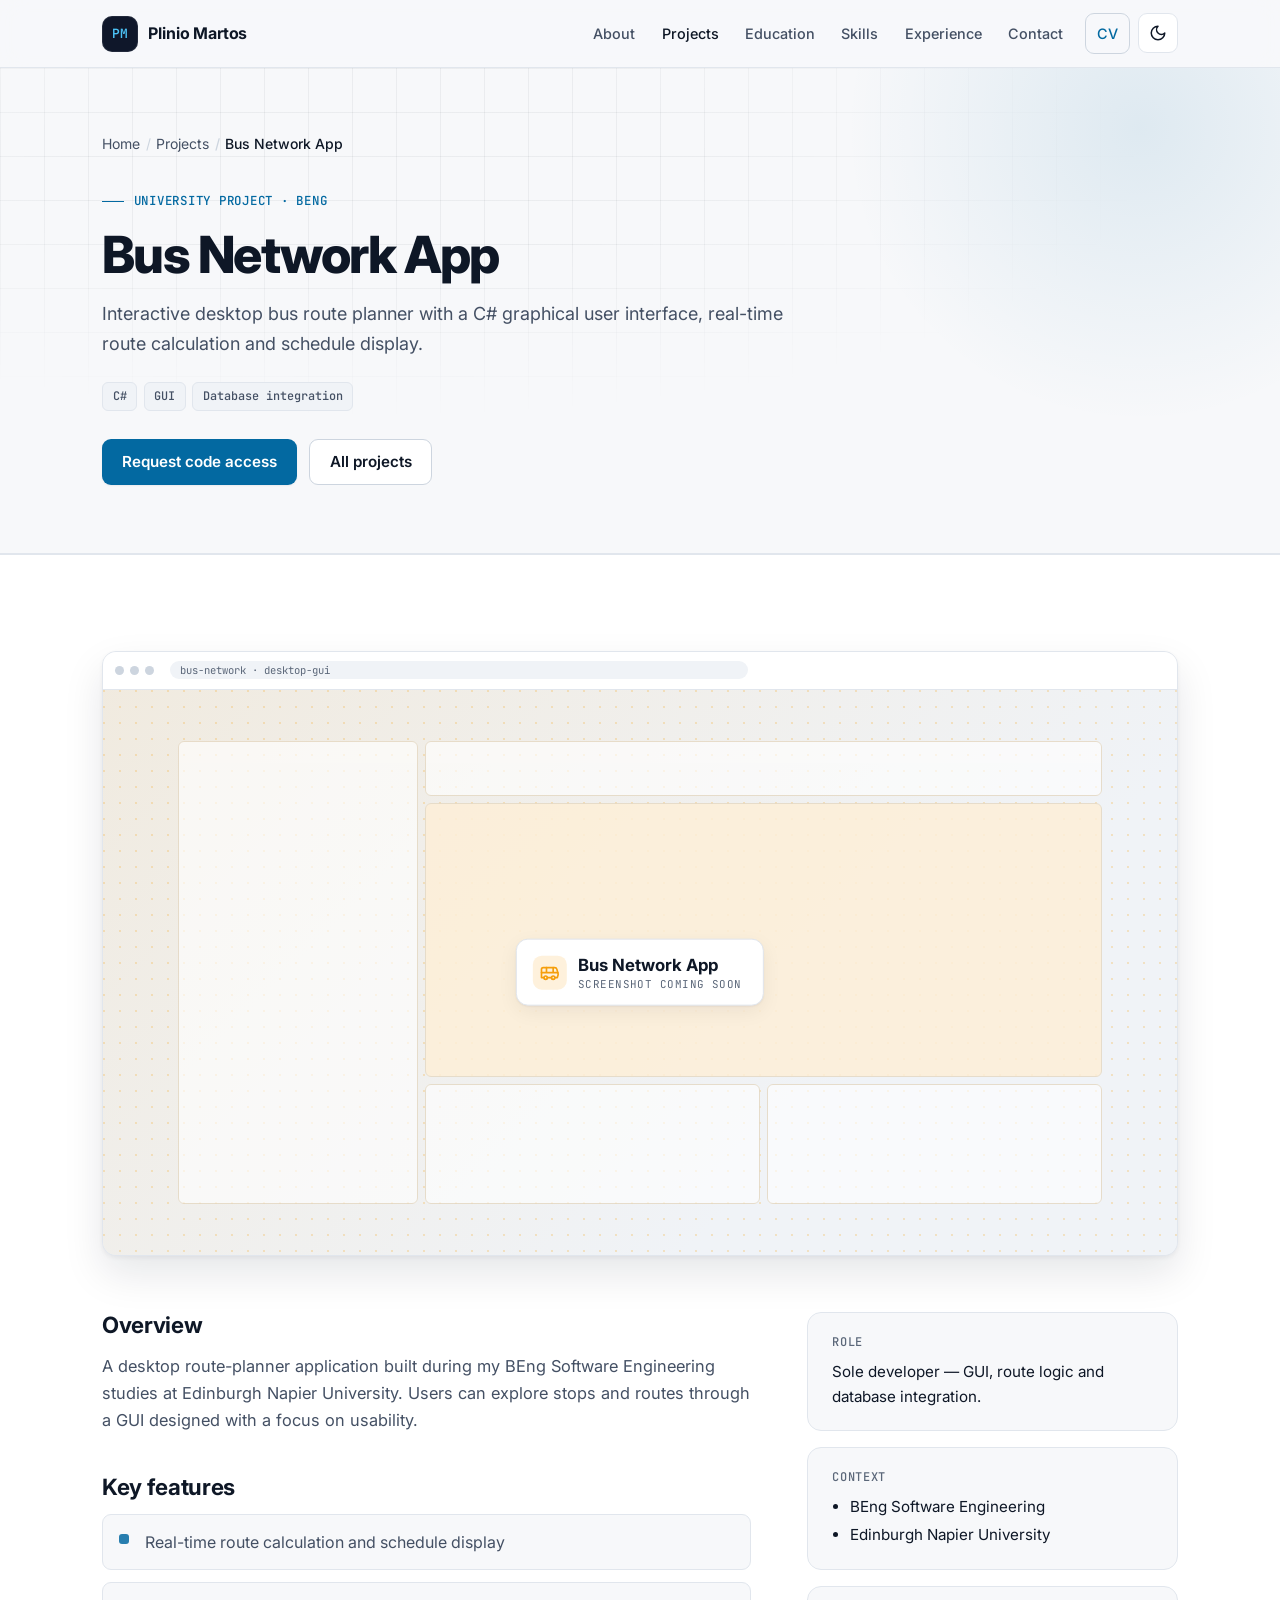
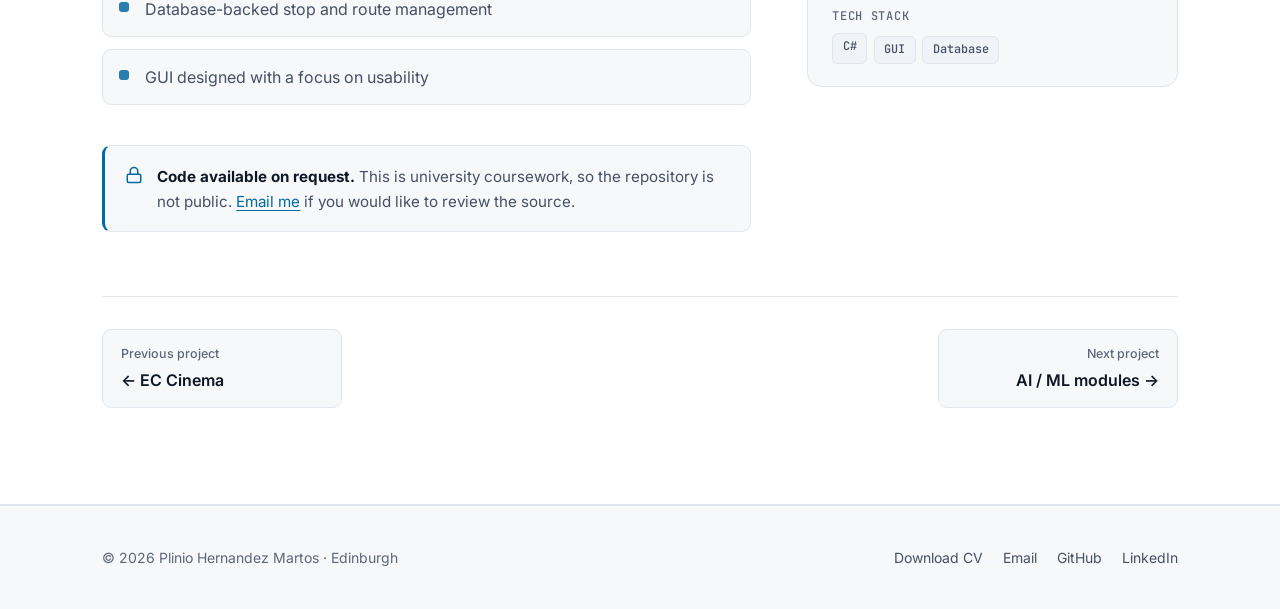
<file: projects/bus-network.html>
<!DOCTYPE html>
<html lang="en-GB">
<head>
  <meta charset="utf-8">
  <meta name="viewport" content="width=device-width, initial-scale=1">
  <title>Bus Network App — Plinio Hernandez Martos</title>
  <meta name="description" content="Bus Network App: desktop route-planner with a C# GUI, real-time route calculation and schedule display. University project.">
  <meta name="theme-color" media="(prefers-color-scheme: light)" content="#f7f8fa">
  <meta name="theme-color" media="(prefers-color-scheme: dark)" content="#0a0f1a">
  <link rel="canonical" href="https://pliniomartos.dev/projects/bus-network.html">
  <meta property="og:type" content="article">
  <meta property="og:title" content="Bus Network App — Plinio Hernandez Martos">
  <meta property="og:description" content="Desktop bus route planner. C#, GUI, database integration.">
  <meta property="og:url" content="https://pliniomartos.dev/projects/bus-network.html">
  <meta property="og:locale" content="en_GB">
  <link rel="icon" href="../assets/favicon.svg" type="image/svg+xml">
  <link rel="preconnect" href="https://fonts.googleapis.com">
  <link rel="preconnect" href="https://fonts.gstatic.com" crossorigin>
  <link href="https://fonts.googleapis.com/css2?family=Inter:wght@400;500;600;700;800&family=JetBrains+Mono:wght@500&display=swap" rel="stylesheet">
  <script>
    (function () {
      document.documentElement.classList.add("js");
      try {
        var t = localStorage.getItem("theme");
        if (t === "light" || t === "dark") {
          document.documentElement.setAttribute("data-theme", t);
        }
      } catch (e) {}
    })();
  </script>
  <link rel="stylesheet" href="../css/styles.css">
</head>
<body>
  <a class="skip-link" href="#main">Skip to content</a>

  <header class="site-header">
    <div class="container header-inner">
      <a class="logo" href="../index.html" aria-label="Plinio Martos home">
        <span class="logo-mark" aria-hidden="true">PM</span>
        <span>Plinio Martos</span>
      </a>
      <div class="header-actions">
        <nav class="nav" id="site-nav" aria-label="Primary">
          <a href="../index.html#about">About</a>
          <a href="../index.html#projects" class="is-current">Projects</a>
          <a href="../index.html#education">Education</a>
          <a href="../index.html#skills">Skills</a>
          <a href="../index.html#experience">Experience</a>
          <a href="../index.html#contact">Contact</a>
          <a class="nav-cv" href="../assets/Plinio_Hernandez_Martos_CV.pdf" download>CV</a>
        </nav>
        <button class="icon-btn theme-toggle" type="button" aria-label="Switch colour theme">
          <svg class="icon-sun" width="18" height="18" viewBox="0 0 24 24" fill="none" stroke="currentColor" stroke-width="2" stroke-linecap="round" stroke-linejoin="round" aria-hidden="true">
            <circle cx="12" cy="12" r="4"/>
            <path d="M12 2v2M12 20v2M4.93 4.93l1.41 1.41M17.66 17.66l1.41 1.41M2 12h2M20 12h2M6.34 17.66l-1.41 1.41M19.07 4.93l-1.41 1.41"/>
          </svg>
          <svg class="icon-moon" width="18" height="18" viewBox="0 0 24 24" fill="none" stroke="currentColor" stroke-width="2" stroke-linecap="round" stroke-linejoin="round" aria-hidden="true">
            <path d="M12 3a6 6 0 0 0 9 9 9 9 0 1 1-9-9Z"/>
          </svg>
        </button>
        <button class="icon-btn nav-toggle" type="button" aria-expanded="false" aria-controls="site-nav" aria-label="Open menu">
          <svg class="icon-open" width="20" height="20" viewBox="0 0 24 24" fill="none" stroke="currentColor" stroke-width="2" stroke-linecap="round" stroke-linejoin="round" aria-hidden="true">
            <path d="M4 7h16M4 12h16M4 17h16"/>
          </svg>
          <svg class="icon-close" width="20" height="20" viewBox="0 0 24 24" fill="none" stroke="currentColor" stroke-width="2" stroke-linecap="round" stroke-linejoin="round" aria-hidden="true">
            <path d="M6 6l12 12M18 6l-12 12"/>
          </svg>
        </button>
      </div>
    </div>
  </header>

  <main id="main">
    <div class="project-hero">
      <div class="container">
        <nav class="breadcrumb" aria-label="Breadcrumb">
          <ol>
            <li><a href="../index.html">Home</a></li>
            <li><a href="../index.html#projects">Projects</a></li>
            <li aria-current="page">Bus Network App</li>
          </ol>
        </nav>
        <p class="eyebrow">University project · BEng</p>
        <h1>Bus Network App</h1>
        <p class="lede">Interactive desktop bus route planner with a C# graphical user interface, real-time route calculation and schedule display.</p>
        <ul class="tags" aria-label="Tech stack">
          <li>C#</li>
          <li>GUI</li>
          <li>Database integration</li>
        </ul>
        <div class="hero-actions">
          <a class="btn btn-primary" href="mailto:pliniohernandezmartos@gmail.com?subject=Code%20request%3A%20Bus%20Network%20App">Request code access</a>
          <a class="btn btn-secondary" href="../index.html#projects">All projects</a>
        </div>
      </div>
    </div>

    <section class="section section-alt">
      <div class="container">
        <div class="detail-shot">
          <div class="shot shot--lg shot--bus" role="img" aria-label="Bus Network App desktop interface preview — screenshot coming soon">
            <div class="shot-bar" aria-hidden="true">
              <span class="dot"></span><span class="dot"></span><span class="dot"></span>
              <span class="shot-url">bus-network · desktop-gui</span>
            </div>
            <div class="shot-body" aria-hidden="true">
              <div class="shot-wire shot-wire--desktop"><i></i><i></i><i></i><i></i><i></i></div>
              <div class="shot-label">
                <span class="shot-icon">
                  <svg width="20" height="20" viewBox="0 0 24 24" fill="none" stroke="currentColor" stroke-width="2" stroke-linecap="round" stroke-linejoin="round">
                    <path d="M8 6v6M16 6v6M2 12h19.6"/>
                    <path d="M18 18h3s.5-1.7.8-2.8c.1-.4.2-.8.2-1.2 0-.4-.1-.8-.2-1.2l-1.4-5C20.1 6.8 19.1 6 18 6H4a2 2 0 0 0-2 2v10h3"/>
                    <circle cx="7" cy="18" r="2"/>
                    <path d="M9 18h5"/>
                    <circle cx="16" cy="18" r="2"/>
                  </svg>
                </span>
                <span class="shot-text">
                  <span class="shot-name">Bus Network App</span>
                  <span class="shot-note">Screenshot coming soon</span>
                </span>
              </div>
            </div>
          </div>
        </div>

        <div class="detail-grid">
          <div class="detail-main">
            <section aria-labelledby="overview-heading">
              <h2 id="overview-heading">Overview</h2>
              <p>
                A desktop route-planner application built during my BEng Software Engineering studies at
                Edinburgh Napier University. Users can explore stops and routes through a GUI designed with
                a focus on usability.
              </p>
            </section>

            <section aria-labelledby="features-heading">
              <h2 id="features-heading">Key features</h2>
              <ul class="feature-list">
                <li>Real-time route calculation and schedule display</li>
                <li>Database-backed stop and route management</li>
                <li>GUI designed with a focus on usability</li>
              </ul>
            </section>

            <div class="code-note">
              <svg width="18" height="18" viewBox="0 0 24 24" fill="none" stroke="currentColor" stroke-width="2" stroke-linecap="round" stroke-linejoin="round" aria-hidden="true">
                <rect width="18" height="11" x="3" y="11" rx="2" ry="2"/>
                <path d="M7 11V7a5 5 0 0 1 10 0v4"/>
              </svg>
              <p>
                <strong>Code available on request.</strong>
                This is university coursework, so the repository is not public.
                <a href="mailto:pliniohernandezmartos@gmail.com?subject=Code%20request%3A%20Bus%20Network%20App">Email me</a>
                if you would like to review the source.
              </p>
            </div>
          </div>

          <aside class="detail-aside">
            <div class="aside-card">
              <h3>Role</h3>
              <p>Sole developer — GUI, route logic and database integration.</p>
            </div>
            <div class="aside-card">
              <h3>Context</h3>
              <ul>
                <li>BEng Software Engineering</li>
                <li>Edinburgh Napier University</li>
              </ul>
            </div>
            <div class="aside-card">
              <h3>Tech stack</h3>
              <ul class="tags">
                <li>C#</li>
                <li>GUI</li>
                <li>Database</li>
              </ul>
            </div>
          </aside>
        </div>

        <nav class="more-projects" aria-label="More projects">
          <a href="ec-cinema.html">
            <span>Previous project</span>
            ← EC Cinema
          </a>
          <a class="next" href="ai-ml-modules.html">
            <span>Next project</span>
            AI / ML modules →
          </a>
        </nav>
      </div>
    </section>
  </main>

  <footer class="site-footer">
    <div class="container footer-inner">
      <p>© <span id="year">2026</span> Plinio Hernandez Martos · Edinburgh</p>
      <div class="footer-links">
        <a href="../assets/Plinio_Hernandez_Martos_CV.pdf" download>Download CV</a>
        <a href="mailto:pliniohernandezmartos@gmail.com">Email</a>
        <a href="https://github.com/pliniomartos" rel="noopener noreferrer" target="_blank">GitHub</a>
        <a href="https://linkedin.com/in/pliniomartos" rel="noopener noreferrer" target="_blank">LinkedIn</a>
      </div>
    </div>
  </footer>
  <script src="../js/main.js"></script>
</body>
</html>
</file>
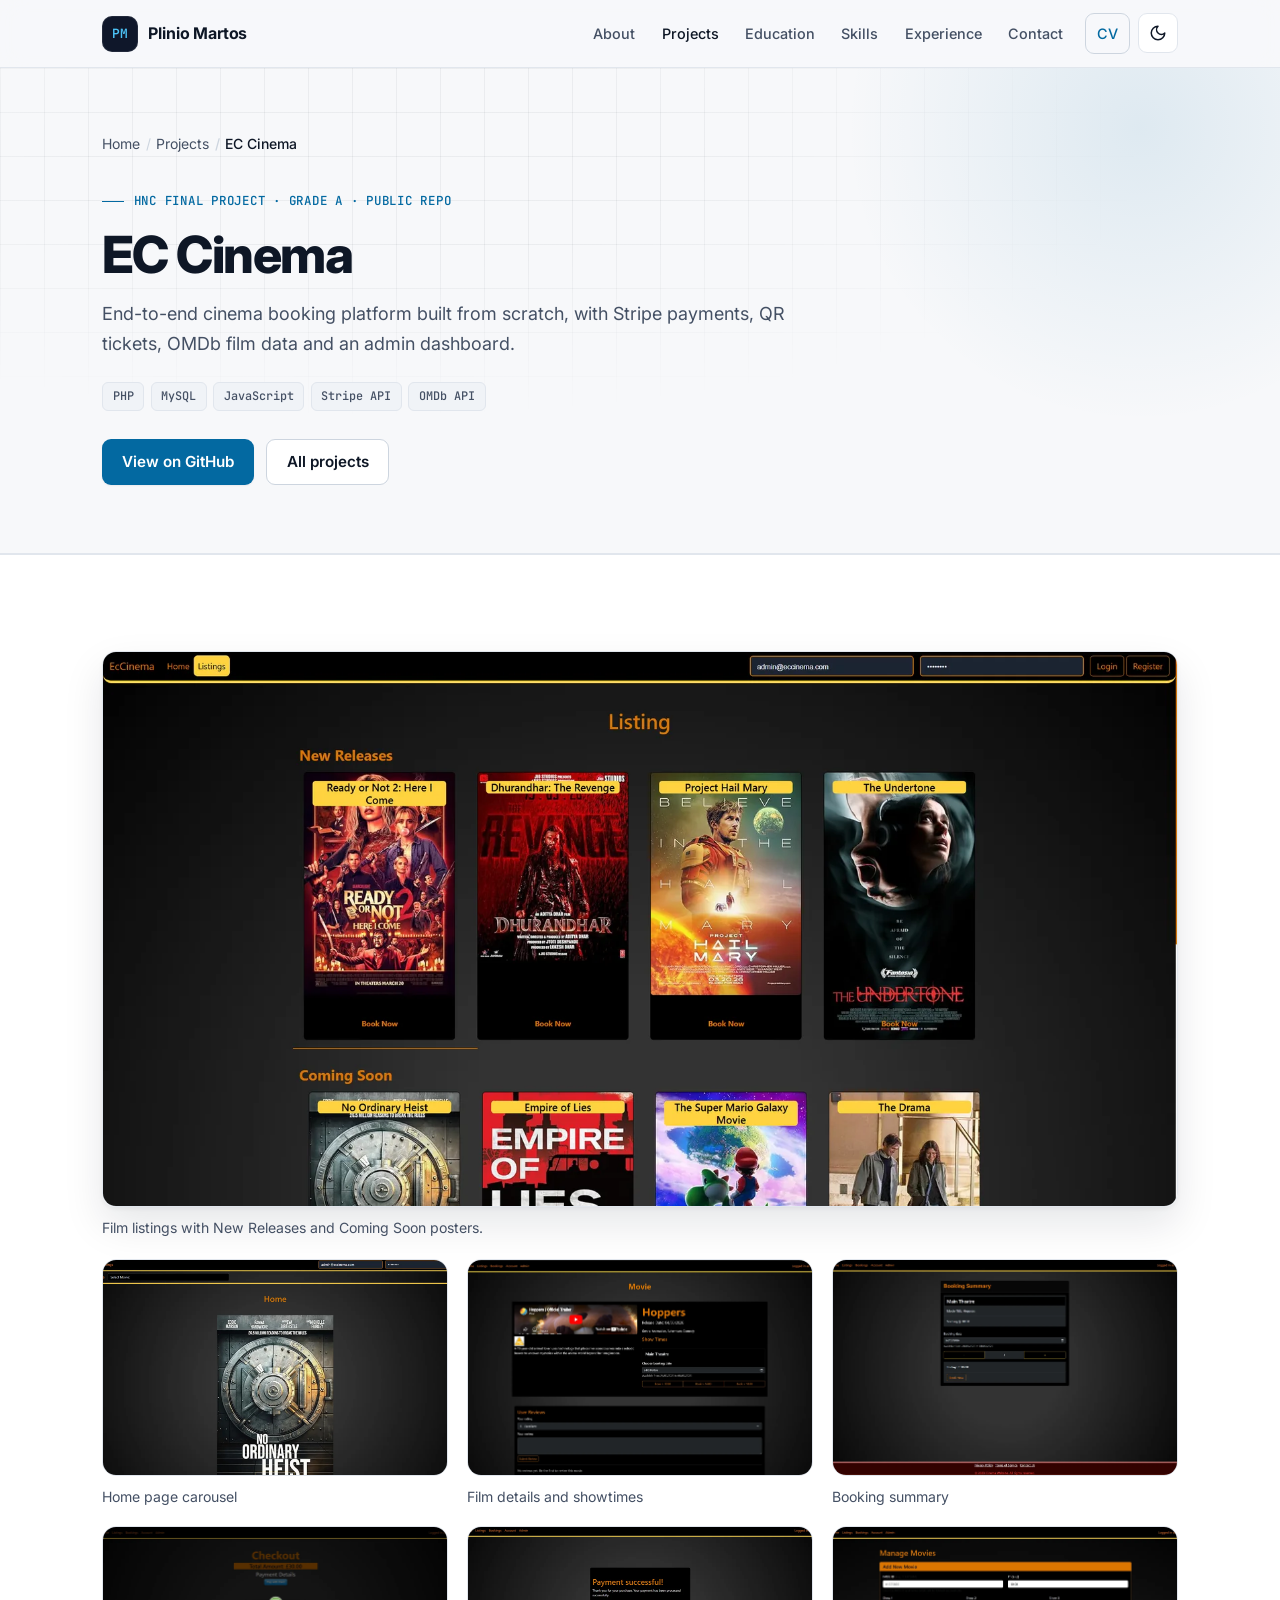
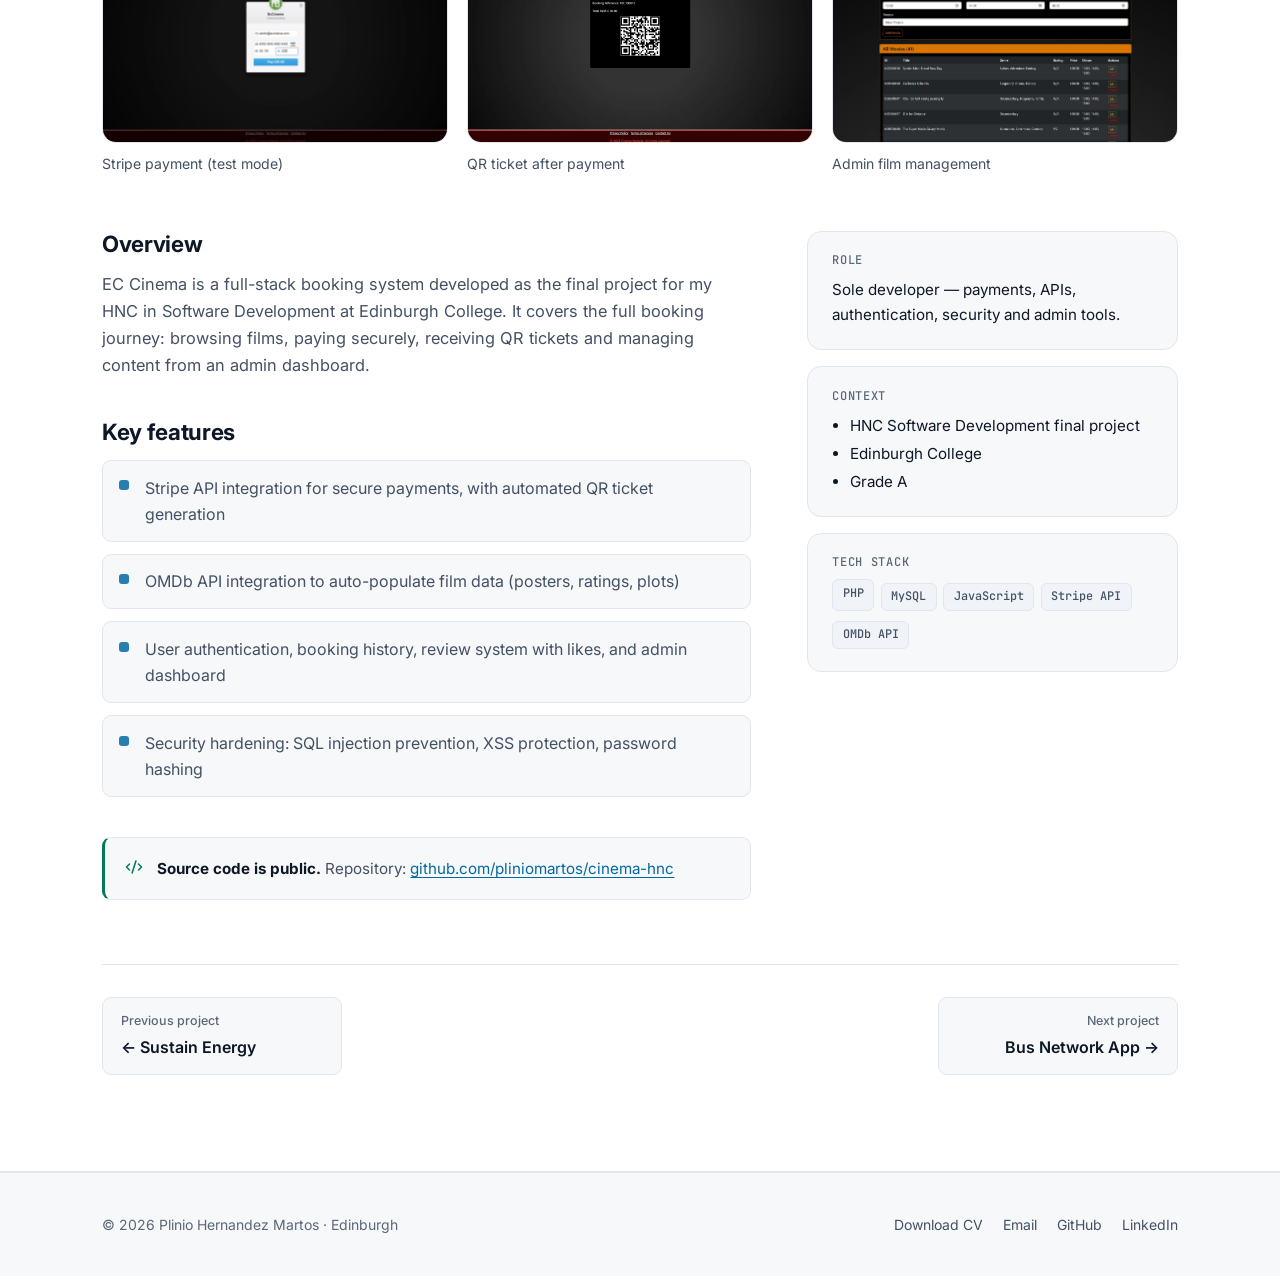
<file: projects/ec-cinema.html>
<!DOCTYPE html>
<html lang="en-GB">
<head>
  <meta charset="utf-8">
  <meta name="viewport" content="width=device-width, initial-scale=1">
  <title>EC Cinema — Plinio Hernandez Martos</title>
  <meta name="description" content="EC Cinema: HNC full-stack cinema booking system with Stripe payments, QR tickets and OMDb integration. Grade A. Public on GitHub.">
  <meta name="theme-color" media="(prefers-color-scheme: light)" content="#f7f8fa">
  <meta name="theme-color" media="(prefers-color-scheme: dark)" content="#0a0f1a">
  <link rel="canonical" href="https://pliniomartos.dev/projects/ec-cinema.html">
  <meta property="og:type" content="article">
  <meta property="og:title" content="EC Cinema — Plinio Hernandez Martos">
  <meta property="og:description" content="Full-stack cinema booking system. PHP, MySQL, JavaScript, Stripe API. Grade A.">
  <meta property="og:url" content="https://pliniomartos.dev/projects/ec-cinema.html">
  <meta property="og:locale" content="en_GB">
  <link rel="icon" href="../assets/favicon.svg" type="image/svg+xml">
  <link rel="preconnect" href="https://fonts.googleapis.com">
  <link rel="preconnect" href="https://fonts.gstatic.com" crossorigin>
  <link href="https://fonts.googleapis.com/css2?family=Inter:wght@400;500;600;700;800&family=JetBrains+Mono:wght@500&display=swap" rel="stylesheet">
  <script>
    (function () {
      document.documentElement.classList.add("js");
      try {
        var t = localStorage.getItem("theme");
        if (t === "light" || t === "dark") {
          document.documentElement.setAttribute("data-theme", t);
        }
      } catch (e) {}
    })();
  </script>
  <link rel="stylesheet" href="../css/styles.css">
</head>
<body>
  <a class="skip-link" href="#main">Skip to content</a>

  <header class="site-header">
    <div class="container header-inner">
      <a class="logo" href="../index.html" aria-label="Plinio Martos home">
        <span class="logo-mark" aria-hidden="true">PM</span>
        <span>Plinio Martos</span>
      </a>
      <div class="header-actions">
        <nav class="nav" id="site-nav" aria-label="Primary">
          <a href="../index.html#about">About</a>
          <a href="../index.html#projects" class="is-current">Projects</a>
          <a href="../index.html#education">Education</a>
          <a href="../index.html#skills">Skills</a>
          <a href="../index.html#experience">Experience</a>
          <a href="../index.html#contact">Contact</a>
          <a class="nav-cv" href="../assets/Plinio_Hernandez_Martos_CV.pdf" download>CV</a>
        </nav>
        <button class="icon-btn theme-toggle" type="button" aria-label="Switch colour theme">
          <svg class="icon-sun" width="18" height="18" viewBox="0 0 24 24" fill="none" stroke="currentColor" stroke-width="2" stroke-linecap="round" stroke-linejoin="round" aria-hidden="true">
            <circle cx="12" cy="12" r="4"/>
            <path d="M12 2v2M12 20v2M4.93 4.93l1.41 1.41M17.66 17.66l1.41 1.41M2 12h2M20 12h2M6.34 17.66l-1.41 1.41M19.07 4.93l-1.41 1.41"/>
          </svg>
          <svg class="icon-moon" width="18" height="18" viewBox="0 0 24 24" fill="none" stroke="currentColor" stroke-width="2" stroke-linecap="round" stroke-linejoin="round" aria-hidden="true">
            <path d="M12 3a6 6 0 0 0 9 9 9 9 0 1 1-9-9Z"/>
          </svg>
        </button>
        <button class="icon-btn nav-toggle" type="button" aria-expanded="false" aria-controls="site-nav" aria-label="Open menu">
          <svg class="icon-open" width="20" height="20" viewBox="0 0 24 24" fill="none" stroke="currentColor" stroke-width="2" stroke-linecap="round" stroke-linejoin="round" aria-hidden="true">
            <path d="M4 7h16M4 12h16M4 17h16"/>
          </svg>
          <svg class="icon-close" width="20" height="20" viewBox="0 0 24 24" fill="none" stroke="currentColor" stroke-width="2" stroke-linecap="round" stroke-linejoin="round" aria-hidden="true">
            <path d="M6 6l12 12M18 6l-12 12"/>
          </svg>
        </button>
      </div>
    </div>
  </header>

  <main id="main">
    <div class="project-hero">
      <div class="container">
        <nav class="breadcrumb" aria-label="Breadcrumb">
          <ol>
            <li><a href="../index.html">Home</a></li>
            <li><a href="../index.html#projects">Projects</a></li>
            <li aria-current="page">EC Cinema</li>
          </ol>
        </nav>
        <p class="eyebrow">HNC final project · Grade A · Public repo</p>
        <h1>EC Cinema</h1>
        <p class="lede">End-to-end cinema booking platform built from scratch, with Stripe payments, QR tickets, OMDb film data and an admin dashboard.</p>
        <ul class="tags" aria-label="Tech stack">
          <li>PHP</li>
          <li>MySQL</li>
          <li>JavaScript</li>
          <li>Stripe API</li>
          <li>OMDb API</li>
        </ul>
        <div class="hero-actions">
          <a class="btn btn-primary" href="https://github.com/pliniomartos/cinema-hnc" rel="noopener noreferrer" target="_blank">View on GitHub</a>
          <a class="btn btn-secondary" href="../index.html#projects">All projects</a>
        </div>
      </div>
    </div>

    <section class="section section-alt">
      <div class="container">
        <div class="detail-shot">
          <figure class="shot-hero">
            <img class="shot-img shot-img--lg"
                 src="../assets/screenshots/ec-cinema.webp"
                 alt="EC Cinema listings page showing New Releases and Coming Soon film posters with Book Now buttons"
                 width="1600" height="826">
            <figcaption>Film listings with New Releases and Coming Soon posters.</figcaption>
          </figure>
          <div class="shot-gallery" aria-label="More EC Cinema screenshots">
            <figure>
              <img src="../assets/screenshots/ec-cinema-home.webp"
                   alt="EC Cinema home page with a featured film poster carousel for No Ordinary Heist"
                   width="1600" height="815" decoding="async">
              <figcaption>Home page carousel</figcaption>
            </figure>
            <figure>
              <img src="../assets/screenshots/ec-cinema-movie.webp"
                   alt="Movie page for Hoppers with trailer, showtimes and a user review form"
                   width="1600" height="865" decoding="async">
              <figcaption>Film details and showtimes</figcaption>
            </figure>
            <figure>
              <img src="../assets/screenshots/ec-cinema-checkout.webp"
                   alt="Booking summary for Hoppers at the Main Theatre, showing date, time, ticket quantity and a total of £30"
                   width="1600" height="866" decoding="async">
              <figcaption>Booking summary</figcaption>
            </figure>
            <figure>
              <img src="../assets/screenshots/ec-cinema-payment.webp"
                   alt="Stripe Checkout in test mode for a £30 EC Cinema booking"
                   width="1600" height="864" decoding="async">
              <figcaption>Stripe payment (test mode)</figcaption>
            </figure>
            <figure>
              <img src="../assets/screenshots/ec-cinema-ticket.webp"
                   alt="Payment successful screen showing booking reference EC100012 and a QR ticket"
                   width="1600" height="856" decoding="async">
              <figcaption>QR ticket after payment</figcaption>
            </figure>
            <figure>
              <img src="../assets/screenshots/ec-cinema-manage.webp"
                   alt="Admin Manage Movies page with a form to add a film by IMDb ID and a table of titles, genres, prices and showtimes"
                   width="1600" height="868" decoding="async">
              <figcaption>Admin film management</figcaption>
            </figure>
          </div>
        </div>

        <div class="detail-grid">
          <div class="detail-main">
            <section aria-labelledby="overview-heading">
              <h2 id="overview-heading">Overview</h2>
              <p>
                EC Cinema is a full-stack booking system developed as the final project for my HNC in Software
                Development at Edinburgh College. It covers the full booking journey: browsing films, paying securely,
                receiving QR tickets and managing content from an admin dashboard.
              </p>
            </section>

            <section aria-labelledby="features-heading">
              <h2 id="features-heading">Key features</h2>
              <ul class="feature-list">
                <li>Stripe API integration for secure payments, with automated QR ticket generation</li>
                <li>OMDb API integration to auto-populate film data (posters, ratings, plots)</li>
                <li>User authentication, booking history, review system with likes, and admin dashboard</li>
                <li>Security hardening: SQL injection prevention, XSS protection, password hashing</li>
              </ul>
            </section>

            <div class="code-note is-public">
              <svg width="18" height="18" viewBox="0 0 24 24" fill="none" stroke="currentColor" stroke-width="2" stroke-linecap="round" stroke-linejoin="round" aria-hidden="true">
                <path d="m18 16 4-4-4-4"/>
                <path d="m6 8-4 4 4 4"/>
                <path d="m14.5 4-5 16"/>
              </svg>
              <p>
                <strong>Source code is public.</strong>
                Repository:
                <a href="https://github.com/pliniomartos/cinema-hnc" rel="noopener noreferrer" target="_blank">github.com/pliniomartos/cinema-hnc</a>
              </p>
            </div>
          </div>

          <aside class="detail-aside">
            <div class="aside-card">
              <h3>Role</h3>
              <p>Sole developer — payments, APIs, authentication, security and admin tools.</p>
            </div>
            <div class="aside-card">
              <h3>Context</h3>
              <ul>
                <li>HNC Software Development final project</li>
                <li>Edinburgh College</li>
                <li>Grade A</li>
              </ul>
            </div>
            <div class="aside-card">
              <h3>Tech stack</h3>
              <ul class="tags">
                <li>PHP</li>
                <li>MySQL</li>
                <li>JavaScript</li>
                <li>Stripe API</li>
                <li>OMDb API</li>
              </ul>
            </div>
          </aside>
        </div>

        <nav class="more-projects" aria-label="More projects">
          <a href="sustain-energy.html">
            <span>Previous project</span>
            ← Sustain Energy
          </a>
          <a class="next" href="bus-network.html">
            <span>Next project</span>
            Bus Network App →
          </a>
        </nav>
      </div>
    </section>
  </main>

  <footer class="site-footer">
    <div class="container footer-inner">
      <p>© <span id="year">2026</span> Plinio Hernandez Martos · Edinburgh</p>
      <div class="footer-links">
        <a href="../assets/Plinio_Hernandez_Martos_CV.pdf" download>Download CV</a>
        <a href="mailto:pliniohernandezmartos@gmail.com">Email</a>
        <a href="https://github.com/pliniomartos" rel="noopener noreferrer" target="_blank">GitHub</a>
        <a href="https://linkedin.com/in/pliniomartos" rel="noopener noreferrer" target="_blank">LinkedIn</a>
      </div>
    </div>
  </footer>
  <script src="../js/main.js"></script>
</body>
</html>
</file>
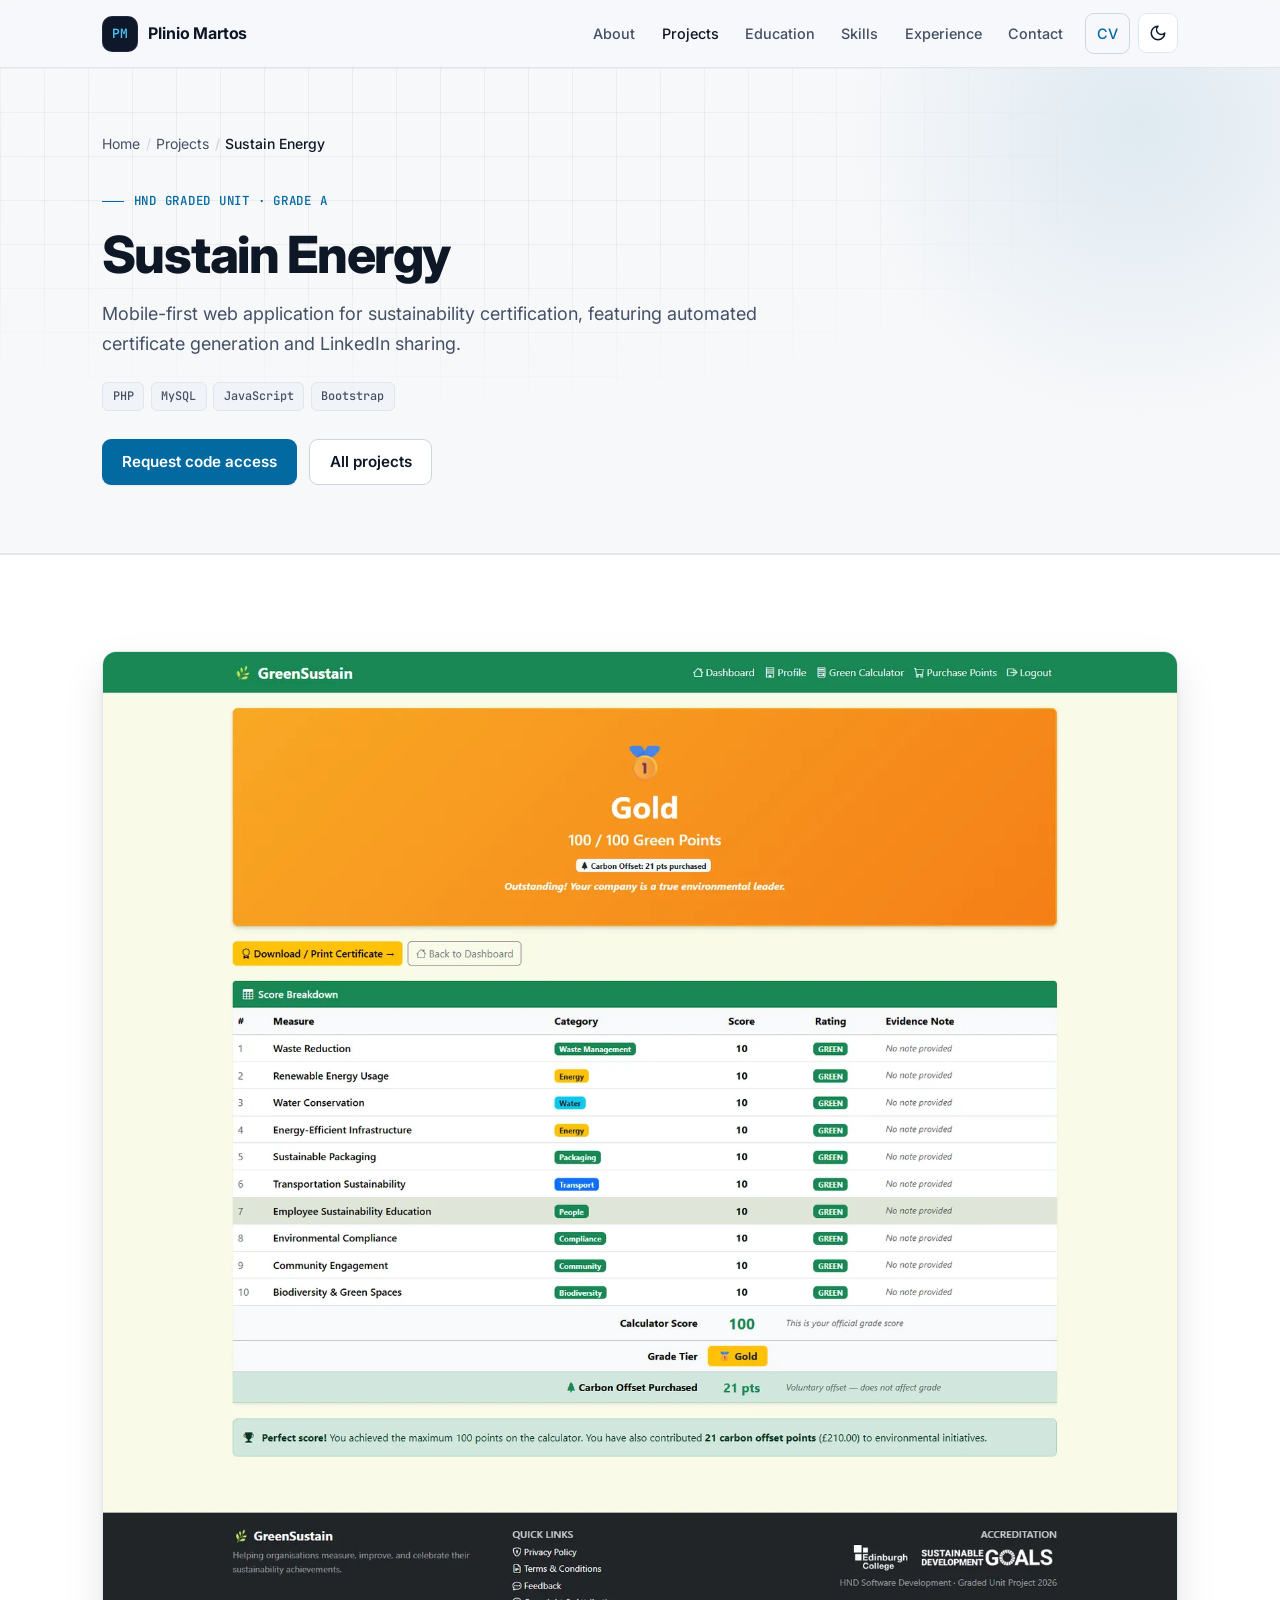
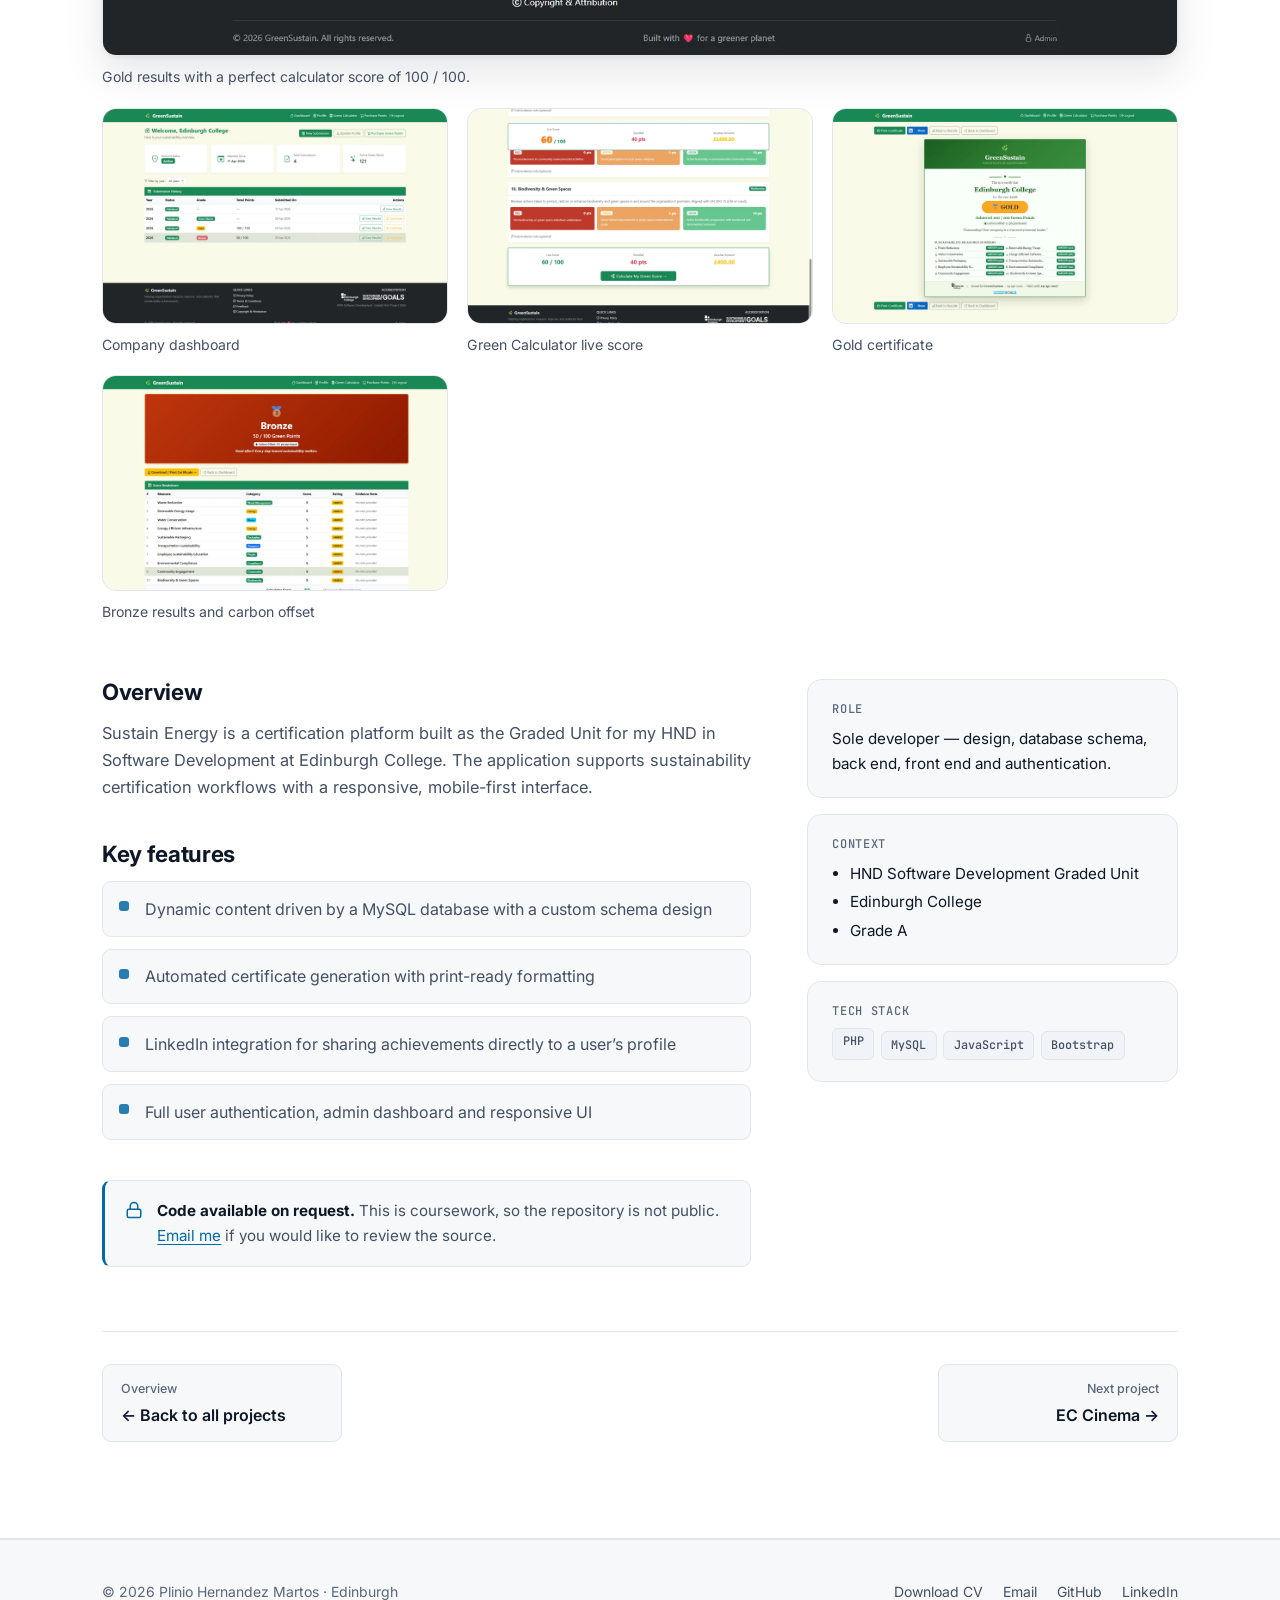
<file: projects/sustain-energy.html>
<!DOCTYPE html>
<html lang="en-GB">
<head>
  <meta charset="utf-8">
  <meta name="viewport" content="width=device-width, initial-scale=1">
  <title>Sustain Energy — Plinio Hernandez Martos</title>
  <meta name="description" content="Sustain Energy: HND Graded Unit certification platform built with PHP, MySQL, JavaScript and Bootstrap. Grade A.">
  <meta name="theme-color" media="(prefers-color-scheme: light)" content="#f7f8fa">
  <meta name="theme-color" media="(prefers-color-scheme: dark)" content="#0a0f1a">
  <link rel="canonical" href="https://pliniomartos.dev/projects/sustain-energy.html">
  <meta property="og:type" content="article">
  <meta property="og:title" content="Sustain Energy — Plinio Hernandez Martos">
  <meta property="og:description" content="HND Graded Unit certification platform. PHP, MySQL, JavaScript, Bootstrap. Grade A.">
  <meta property="og:url" content="https://pliniomartos.dev/projects/sustain-energy.html">
  <meta property="og:locale" content="en_GB">
  <link rel="icon" href="../assets/favicon.svg" type="image/svg+xml">
  <link rel="preconnect" href="https://fonts.googleapis.com">
  <link rel="preconnect" href="https://fonts.gstatic.com" crossorigin>
  <link href="https://fonts.googleapis.com/css2?family=Inter:wght@400;500;600;700;800&family=JetBrains+Mono:wght@500&display=swap" rel="stylesheet">
  <script>
    (function () {
      document.documentElement.classList.add("js");
      try {
        var t = localStorage.getItem("theme");
        if (t === "light" || t === "dark") {
          document.documentElement.setAttribute("data-theme", t);
        }
      } catch (e) {}
    })();
  </script>
  <link rel="stylesheet" href="../css/styles.css">
</head>
<body>
  <a class="skip-link" href="#main">Skip to content</a>

  <header class="site-header">
    <div class="container header-inner">
      <a class="logo" href="../index.html" aria-label="Plinio Martos home">
        <span class="logo-mark" aria-hidden="true">PM</span>
        <span>Plinio Martos</span>
      </a>
      <div class="header-actions">
        <nav class="nav" id="site-nav" aria-label="Primary">
          <a href="../index.html#about">About</a>
          <a href="../index.html#projects" class="is-current">Projects</a>
          <a href="../index.html#education">Education</a>
          <a href="../index.html#skills">Skills</a>
          <a href="../index.html#experience">Experience</a>
          <a href="../index.html#contact">Contact</a>
          <a class="nav-cv" href="../assets/Plinio_Hernandez_Martos_CV.pdf" download>CV</a>
        </nav>
        <button class="icon-btn theme-toggle" type="button" aria-label="Switch colour theme">
          <svg class="icon-sun" width="18" height="18" viewBox="0 0 24 24" fill="none" stroke="currentColor" stroke-width="2" stroke-linecap="round" stroke-linejoin="round" aria-hidden="true">
            <circle cx="12" cy="12" r="4"/>
            <path d="M12 2v2M12 20v2M4.93 4.93l1.41 1.41M17.66 17.66l1.41 1.41M2 12h2M20 12h2M6.34 17.66l-1.41 1.41M19.07 4.93l-1.41 1.41"/>
          </svg>
          <svg class="icon-moon" width="18" height="18" viewBox="0 0 24 24" fill="none" stroke="currentColor" stroke-width="2" stroke-linecap="round" stroke-linejoin="round" aria-hidden="true">
            <path d="M12 3a6 6 0 0 0 9 9 9 9 0 1 1-9-9Z"/>
          </svg>
        </button>
        <button class="icon-btn nav-toggle" type="button" aria-expanded="false" aria-controls="site-nav" aria-label="Open menu">
          <svg class="icon-open" width="20" height="20" viewBox="0 0 24 24" fill="none" stroke="currentColor" stroke-width="2" stroke-linecap="round" stroke-linejoin="round" aria-hidden="true">
            <path d="M4 7h16M4 12h16M4 17h16"/>
          </svg>
          <svg class="icon-close" width="20" height="20" viewBox="0 0 24 24" fill="none" stroke="currentColor" stroke-width="2" stroke-linecap="round" stroke-linejoin="round" aria-hidden="true">
            <path d="M6 6l12 12M18 6l-12 12"/>
          </svg>
        </button>
      </div>
    </div>
  </header>

  <main id="main">
    <div class="project-hero">
      <div class="container">
        <nav class="breadcrumb" aria-label="Breadcrumb">
          <ol>
            <li><a href="../index.html">Home</a></li>
            <li><a href="../index.html#projects">Projects</a></li>
            <li aria-current="page">Sustain Energy</li>
          </ol>
        </nav>
        <p class="eyebrow">HND Graded Unit · Grade A</p>
        <h1>Sustain Energy</h1>
        <p class="lede">Mobile-first web application for sustainability certification, featuring automated certificate generation and LinkedIn sharing.</p>
        <ul class="tags" aria-label="Tech stack">
          <li>PHP</li>
          <li>MySQL</li>
          <li>JavaScript</li>
          <li>Bootstrap</li>
        </ul>
        <div class="hero-actions">
          <a class="btn btn-primary" href="mailto:pliniohernandezmartos@gmail.com?subject=Code%20request%3A%20Sustain%20Energy">Request code access</a>
          <a class="btn btn-secondary" href="../index.html#projects">All projects</a>
        </div>
      </div>
    </div>

    <section class="section section-alt">
      <div class="container">
        <div class="detail-shot">
          <figure class="shot-hero">
            <img class="shot-img shot-img--lg"
                 src="../assets/screenshots/sustain-energy.webp"
                 alt="GreenSustain Gold results page showing a perfect score of 100 out of 100 Green Points, a score breakdown of ten sustainability measures all rated Green, and a carbon offset of 21 purchased points"
                 width="1600" height="1494">
            <figcaption>Gold results with a perfect calculator score of 100 / 100.</figcaption>
          </figure>
          <div class="shot-gallery" aria-label="More Sustain Energy screenshots">
            <figure>
              <img src="../assets/screenshots/sustain-energy-dashboard.webp"
                   alt="GreenSustain company dashboard for Edinburgh College, with an active account, four submissions and 121 Green Points, plus a submission history of validated Gold, Bronze and Green Starter results"
                   width="1600" height="1019" decoding="async">
              <figcaption>Company dashboard</figcaption>
            </figure>
            <figure>
              <img src="../assets/screenshots/sustain-energy-calculator.webp"
                   alt="Green Calculator live score of 60 out of 100, with a 40-point shortfall, a £400 voucher amount, Biodiversity and Green Spaces rating options, and a Calculate My Green Score button"
                   width="1600" height="1019" decoding="async">
              <figcaption>Green Calculator live score</figcaption>
            </figure>
            <figure>
              <img src="../assets/screenshots/sustain-energy-certificate.webp"
                   alt="Printable GreenSustain Certificate of Achievement awarded to Edinburgh College for 2026, with a Gold grade, 100 out of 100 Green Points and a LinkedIn share button"
                   width="1600" height="1176" decoding="async">
              <figcaption>Gold certificate</figcaption>
            </figure>
            <figure>
              <img src="../assets/screenshots/sustain-energy-offset.webp"
                   alt="GreenSustain Bronze results page showing 50 out of 100 Green Points, an amber rating on every measure, and a carbon offset contribution of 141 purchased points"
                   width="1600" height="1713" decoding="async">
              <figcaption>Bronze results and carbon offset</figcaption>
            </figure>
          </div>
        </div>

        <div class="detail-grid">
          <div class="detail-main">
            <section aria-labelledby="overview-heading">
              <h2 id="overview-heading">Overview</h2>
              <p>
                Sustain Energy is a certification platform built as the Graded Unit for my HND in Software Development
                at Edinburgh College. The application supports sustainability certification workflows with a responsive,
                mobile-first interface.
              </p>
            </section>

            <section aria-labelledby="features-heading">
              <h2 id="features-heading">Key features</h2>
              <ul class="feature-list">
                <li>Dynamic content driven by a MySQL database with a custom schema design</li>
                <li>Automated certificate generation with print-ready formatting</li>
                <li>LinkedIn integration for sharing achievements directly to a user’s profile</li>
                <li>Full user authentication, admin dashboard and responsive UI</li>
              </ul>
            </section>

            <div class="code-note">
              <svg width="18" height="18" viewBox="0 0 24 24" fill="none" stroke="currentColor" stroke-width="2" stroke-linecap="round" stroke-linejoin="round" aria-hidden="true">
                <rect width="18" height="11" x="3" y="11" rx="2" ry="2"/>
                <path d="M7 11V7a5 5 0 0 1 10 0v4"/>
              </svg>
              <p>
                <strong>Code available on request.</strong>
                This is coursework, so the repository is not public.
                <a href="mailto:pliniohernandezmartos@gmail.com?subject=Code%20request%3A%20Sustain%20Energy">Email me</a>
                if you would like to review the source.
              </p>
            </div>
          </div>

          <aside class="detail-aside">
            <div class="aside-card">
              <h3>Role</h3>
              <p>Sole developer — design, database schema, back end, front end and authentication.</p>
            </div>
            <div class="aside-card">
              <h3>Context</h3>
              <ul>
                <li>HND Software Development Graded Unit</li>
                <li>Edinburgh College</li>
                <li>Grade A</li>
              </ul>
            </div>
            <div class="aside-card">
              <h3>Tech stack</h3>
              <ul class="tags">
                <li>PHP</li>
                <li>MySQL</li>
                <li>JavaScript</li>
                <li>Bootstrap</li>
              </ul>
            </div>
          </aside>
        </div>

        <nav class="more-projects" aria-label="More projects">
          <a href="../index.html#projects">
            <span>Overview</span>
            ← Back to all projects
          </a>
          <a class="next" href="ec-cinema.html">
            <span>Next project</span>
            EC Cinema →
          </a>
        </nav>
      </div>
    </section>
  </main>

  <footer class="site-footer">
    <div class="container footer-inner">
      <p>© <span id="year">2026</span> Plinio Hernandez Martos · Edinburgh</p>
      <div class="footer-links">
        <a href="../assets/Plinio_Hernandez_Martos_CV.pdf" download>Download CV</a>
        <a href="mailto:pliniohernandezmartos@gmail.com">Email</a>
        <a href="https://github.com/pliniomartos" rel="noopener noreferrer" target="_blank">GitHub</a>
        <a href="https://linkedin.com/in/pliniomartos" rel="noopener noreferrer" target="_blank">LinkedIn</a>
      </div>
    </div>
  </footer>
  <script src="../js/main.js"></script>
</body>
</html>
</file>
<file: css/styles.css>
/* ==========================================================================
   Plinio Hernandez Martos — Portfolio
   Plain CSS, no build step. Light/dark themes (system default + manual toggle).
   ========================================================================== */

/* ---------- Design tokens ---------- */
:root {
  color-scheme: light;
  --bg: #f7f8fa;
  --surface: #ffffff;
  --surface-2: #f0f3f7;
  --text: #0e1726;
  --text-muted: #445064;
  --text-subtle: #5b6779;
  --border: #e1e6ed;
  --border-strong: #cdd5df;
  --accent: #0369a1;
  --accent-strong: #075985;
  --accent-soft: #e5f1f9;
  --accent-ink: #ffffff;
  --success: #047857;
  --success-soft: #e3f4ee;
  --grid-line: rgba(14, 23, 38, 0.05);
  --glow: rgba(3, 105, 161, 0.10);

  --radius: 14px;
  --radius-sm: 9px;
  --radius-pill: 999px;
  --shadow-sm: 0 1px 2px rgba(14, 23, 38, 0.06);
  --shadow: 0 1px 2px rgba(14, 23, 38, 0.05), 0 6px 20px rgba(14, 23, 38, 0.06);
  --shadow-lg: 0 2px 4px rgba(14, 23, 38, 0.05), 0 18px 40px rgba(14, 23, 38, 0.10);

  --font: "Inter", system-ui, -apple-system, "Segoe UI", Roboto, "Helvetica Neue", Arial, sans-serif;
  --mono: "JetBrains Mono", ui-monospace, "SF Mono", "Cascadia Mono", Menlo, Consolas, monospace;
  --max: 1140px;
  --header-h: 68px;
}

:root[data-theme="dark"] {
  color-scheme: dark;
  --bg: #0a0f1a;
  --surface: #111827;
  --surface-2: #162033;
  --text: #e8edf5;
  --text-muted: #a9b6c9;
  --text-subtle: #8e9db3;
  --border: #1f2a3d;
  --border-strong: #2d3b53;
  --accent: #4cc2f5;
  --accent-strong: #8dd8fa;
  --accent-soft: rgba(76, 194, 245, 0.12);
  --accent-ink: #04111d;
  --success: #3fd3a0;
  --success-soft: rgba(63, 211, 160, 0.12);
  --grid-line: rgba(232, 237, 245, 0.045);
  --glow: rgba(76, 194, 245, 0.10);
  --shadow-sm: 0 1px 2px rgba(0, 0, 0, 0.3);
  --shadow: 0 1px 2px rgba(0, 0, 0, 0.3), 0 6px 20px rgba(0, 0, 0, 0.25);
  --shadow-lg: 0 2px 4px rgba(0, 0, 0, 0.3), 0 18px 40px rgba(0, 0, 0, 0.4);
}

@media (prefers-color-scheme: dark) {
  :root:not([data-theme="light"]) {
    color-scheme: dark;
    --bg: #0a0f1a;
    --surface: #111827;
    --surface-2: #162033;
    --text: #e8edf5;
    --text-muted: #a9b6c9;
    --text-subtle: #8e9db3;
    --border: #1f2a3d;
    --border-strong: #2d3b53;
    --accent: #4cc2f5;
    --accent-strong: #8dd8fa;
    --accent-soft: rgba(76, 194, 245, 0.12);
    --accent-ink: #04111d;
    --success: #3fd3a0;
    --success-soft: rgba(63, 211, 160, 0.12);
    --grid-line: rgba(232, 237, 245, 0.045);
    --glow: rgba(76, 194, 245, 0.10);
    --shadow-sm: 0 1px 2px rgba(0, 0, 0, 0.3);
    --shadow: 0 1px 2px rgba(0, 0, 0, 0.3), 0 6px 20px rgba(0, 0, 0, 0.25);
    --shadow-lg: 0 2px 4px rgba(0, 0, 0, 0.3), 0 18px 40px rgba(0, 0, 0, 0.4);
  }
}

/* ---------- Base ---------- */
*,
*::before,
*::after {
  box-sizing: border-box;
}

html {
  scroll-behavior: smooth;
  scroll-padding-top: calc(var(--header-h) + 12px);
  -webkit-text-size-adjust: 100%;
  text-size-adjust: 100%;
}

@media (prefers-reduced-motion: reduce) {
  html {
    scroll-behavior: auto;
  }
  *,
  *::before,
  *::after {
    animation-duration: 0.01ms !important;
    animation-iteration-count: 1 !important;
    transition-duration: 0.01ms !important;
  }
}

body {
  margin: 0;
  font-family: var(--font);
  font-size: 1rem;
  line-height: 1.65;
  color: var(--text);
  background: var(--bg);
  -webkit-font-smoothing: antialiased;
  -moz-osx-font-smoothing: grayscale;
  text-rendering: optimizeLegibility;
}

h1,
h2,
h3,
h4 {
  line-height: 1.2;
  letter-spacing: -0.015em;
  margin: 0;
  text-wrap: balance;
}

p {
  margin: 0 0 1rem;
}

img {
  max-width: 100%;
  height: auto;
  display: block;
}

svg {
  flex-shrink: 0;
}

a {
  color: var(--accent);
  text-decoration-thickness: 1px;
  text-underline-offset: 3px;
}

a:hover {
  color: var(--accent-strong);
}

:focus-visible {
  outline: 3px solid var(--accent);
  outline-offset: 3px;
  border-radius: 4px;
}

::selection {
  background: var(--accent);
  color: var(--accent-ink);
}

code {
  font-family: var(--mono);
  font-size: 0.875em;
  background: var(--surface-2);
  border: 1px solid var(--border);
  border-radius: 5px;
  padding: 0.05em 0.35em;
}

.container {
  width: 100%;
  max-width: var(--max);
  margin: 0 auto;
  padding: 0 1.25rem;
}

@media (min-width: 768px) {
  .container {
    padding: 0 2rem;
  }
}

.sr-only {
  position: absolute;
  width: 1px;
  height: 1px;
  padding: 0;
  margin: -1px;
  overflow: hidden;
  clip: rect(0, 0, 0, 0);
  white-space: nowrap;
  border: 0;
}

.skip-link {
  position: absolute;
  left: 1rem;
  top: -100px;
  z-index: 200;
  padding: 0.65rem 1rem;
  background: var(--accent);
  color: var(--accent-ink);
  font-weight: 600;
  border-radius: var(--radius-sm);
  text-decoration: none;
}

.skip-link:focus {
  top: 0.75rem;
  color: var(--accent-ink);
}

/* ---------- Header & navigation ---------- */
.site-header {
  position: sticky;
  top: 0;
  z-index: 100;
  height: var(--header-h);
  background: color-mix(in srgb, var(--bg) 82%, transparent);
  -webkit-backdrop-filter: saturate(160%) blur(12px);
  backdrop-filter: saturate(160%) blur(12px);
  border-bottom: 1px solid var(--border);
}

@supports not (background: color-mix(in srgb, red 50%, transparent)) {
  .site-header {
    background: var(--bg);
  }
}

.header-inner {
  display: flex;
  align-items: center;
  justify-content: space-between;
  gap: 1rem;
  height: 100%;
}

.logo {
  display: inline-flex;
  align-items: center;
  gap: 0.65rem;
  font-weight: 700;
  font-size: 1rem;
  letter-spacing: -0.01em;
  color: var(--text);
  text-decoration: none;
}

.logo:hover {
  color: var(--text);
}

.logo-mark {
  display: inline-grid;
  place-items: center;
  width: 36px;
  height: 36px;
  border-radius: 10px;
  background: #0f172a;
  color: #4cc2f5;
  font-family: var(--mono);
  font-size: 0.8rem;
  font-weight: 600;
  letter-spacing: 0;
  box-shadow: inset 0 0 0 1px rgba(255, 255, 255, 0.08);
}

.header-actions {
  display: flex;
  align-items: center;
  gap: 0.5rem;
}

.nav {
  display: flex;
  align-items: center;
  gap: 0.25rem;
}

.nav a {
  position: relative;
  padding: 0.45rem 0.7rem;
  border-radius: var(--radius-sm);
  font-size: 0.9rem;
  font-weight: 500;
  color: var(--text-muted);
  text-decoration: none;
  transition: color 0.15s ease, background-color 0.15s ease;
}

.nav a:hover {
  color: var(--text);
  background: var(--surface-2);
}

.nav a[aria-current="page"],
.nav a.is-current {
  color: var(--text);
}

.nav .nav-cv {
  margin-left: 0.4rem;
  color: var(--accent);
  border: 1px solid var(--border-strong);
}

.nav .nav-cv:hover {
  color: var(--accent-strong);
  border-color: var(--accent);
  background: var(--accent-soft);
}

.icon-btn {
  display: inline-grid;
  place-items: center;
  width: 40px;
  height: 40px;
  padding: 0;
  border: 1px solid var(--border);
  border-radius: var(--radius-sm);
  background: var(--surface);
  color: var(--text);
  cursor: pointer;
  transition: border-color 0.15s ease, background-color 0.15s ease;
}

.icon-btn:hover {
  border-color: var(--border-strong);
  background: var(--surface-2);
}

.nav-toggle {
  display: none;
}

.nav-toggle .icon-close {
  display: none;
}

.nav-toggle[aria-expanded="true"] .icon-open {
  display: none;
}

.nav-toggle[aria-expanded="true"] .icon-close {
  display: block;
}

/* Theme toggle: show the icon for the theme you would switch TO */
.theme-toggle .icon-sun {
  display: none;
}

:root[data-theme="dark"] .theme-toggle .icon-sun {
  display: block;
}

:root[data-theme="dark"] .theme-toggle .icon-moon {
  display: none;
}

@media (prefers-color-scheme: dark) {
  :root:not([data-theme="light"]) .theme-toggle .icon-sun {
    display: block;
  }
  :root:not([data-theme="light"]) .theme-toggle .icon-moon {
    display: none;
  }
}

/* Without JS the toggles cannot work, so hide them and keep the nav visible */
html:not(.js) .theme-toggle,
html:not(.js) .nav-toggle {
  display: none !important;
}

@media (max-width: 860px) {
  .js .nav-toggle {
    display: inline-grid;
  }

  .js .nav {
    position: absolute;
    top: var(--header-h);
    left: 0;
    right: 0;
    z-index: 99;
    flex-direction: column;
    align-items: stretch;
    gap: 0.15rem;
    padding: 0.75rem 1.25rem 1.5rem;
    min-height: calc(100vh - var(--header-h));
    min-height: calc(100dvh - var(--header-h));
    background: var(--bg);
    border-bottom: 1px solid var(--border);
    box-shadow: var(--shadow-lg);
    display: none;
  }

  .js .nav.is-open {
    display: flex;
  }

  .js .site-header:has(.nav.is-open) {
    background: var(--bg);
  }

  body.nav-open {
    overflow: hidden;
  }

  .js .nav a {
    padding: 0.8rem 0.75rem;
    font-size: 1rem;
  }

  .js .nav .nav-cv {
    margin: 0.5rem 0 0;
    text-align: center;
  }

  html:not(.js) .header-inner {
    height: auto;
    flex-wrap: wrap;
    padding-top: 0.75rem;
    padding-bottom: 0.75rem;
  }

  html:not(.js) .site-header {
    height: auto;
    position: static;
  }

  html:not(.js) .nav {
    flex-wrap: wrap;
  }
}

/* ---------- Buttons ---------- */
.btn {
  display: inline-flex;
  align-items: center;
  justify-content: center;
  gap: 0.5rem;
  min-height: 46px;
  padding: 0.7rem 1.2rem;
  font-family: inherit;
  font-size: 0.95rem;
  font-weight: 600;
  line-height: 1.2;
  border-radius: var(--radius-sm);
  border: 1px solid transparent;
  text-decoration: none;
  cursor: pointer;
  transition: background-color 0.15s ease, border-color 0.15s ease, color 0.15s ease, transform 0.15s ease, box-shadow 0.15s ease;
}

.btn:hover {
  transform: translateY(-1px);
}

.btn-primary {
  background: var(--accent);
  color: var(--accent-ink);
  box-shadow: var(--shadow-sm);
}

.btn-primary:hover {
  background: var(--accent-strong);
  color: var(--accent-ink);
}

.btn-secondary {
  background: var(--surface);
  color: var(--text);
  border-color: var(--border-strong);
}

.btn-secondary:hover {
  color: var(--text);
  border-color: var(--text-subtle);
}

.btn-ghost {
  background: transparent;
  color: var(--accent);
  padding-left: 0.25rem;
  padding-right: 0.25rem;
}

.btn-ghost:hover {
  color: var(--accent-strong);
  transform: none;
}

.btn-sm {
  min-height: 40px;
  padding: 0.5rem 0.95rem;
  font-size: 0.875rem;
}

/* ---------- Hero ---------- */
.hero {
  position: relative;
  overflow: hidden;
  padding: 4.5rem 0 4.5rem;
  border-bottom: 1px solid var(--border);
}

.hero::before,
.project-hero::before,
.error-page::before {
  content: "";
  position: absolute;
  inset: 0;
  z-index: -1;
  background-image:
    linear-gradient(var(--grid-line) 1px, transparent 1px),
    linear-gradient(90deg, var(--grid-line) 1px, transparent 1px);
  background-size: 44px 44px;
  -webkit-mask-image: radial-gradient(ellipse 80% 70% at 30% 20%, #000 30%, transparent 75%);
  mask-image: radial-gradient(ellipse 80% 70% at 30% 20%, #000 30%, transparent 75%);
}

.hero::after,
.project-hero::after {
  content: "";
  position: absolute;
  z-index: -1;
  width: 640px;
  height: 640px;
  top: -260px;
  right: -180px;
  border-radius: 50%;
  background: radial-gradient(circle, var(--glow), transparent 65%);
  pointer-events: none;
}

.hero,
.project-hero,
.error-page {
  isolation: isolate;
}

.hero-grid {
  display: grid;
  gap: 3rem;
  align-items: center;
}

@media (min-width: 960px) {
  .hero {
    padding: 6rem 0 6rem;
  }
  .hero-grid {
    grid-template-columns: minmax(0, 1.35fr) minmax(0, 1fr);
    gap: 3.5rem;
  }
}

.status-pill {
  display: inline-flex;
  align-items: center;
  gap: 0.55rem;
  margin: 0 0 1.5rem;
  padding: 0.35rem 0.85rem 0.35rem 0.7rem;
  font-size: 0.85rem;
  font-weight: 500;
  color: var(--text-muted);
  background: var(--surface);
  border: 1px solid var(--border);
  border-radius: var(--radius-pill);
  box-shadow: var(--shadow-sm);
}

.status-dot {
  width: 8px;
  height: 8px;
  border-radius: 50%;
  background: var(--success);
  box-shadow: 0 0 0 4px var(--success-soft);
}

.hero h1 {
  font-size: clamp(2.35rem, 4.2vw + 1rem, 3.9rem);
  font-weight: 800;
  letter-spacing: -0.035em;
  line-height: 1.05;
  margin-bottom: 1rem;
}

.hero-role {
  margin: 0 0 1.25rem;
  font-size: clamp(1.1rem, 1vw + 0.9rem, 1.35rem);
  font-weight: 600;
  color: var(--accent);
  letter-spacing: -0.01em;
}

.hero-lead {
  max-width: 38rem;
  font-size: 1.075rem;
  color: var(--text-muted);
  margin-bottom: 2rem;
}

.hero-actions {
  display: flex;
  flex-wrap: wrap;
  gap: 0.75rem;
}

.hero-facts {
  display: flex;
  flex-wrap: wrap;
  gap: 0.6rem 1.5rem;
  margin: 2.25rem 0 0;
  padding: 0;
  list-style: none;
  font-size: 0.9rem;
  color: var(--text-muted);
}

.hero-facts li {
  display: inline-flex;
  align-items: center;
  gap: 0.45rem;
}

.hero-facts svg {
  color: var(--accent);
}

/* Hero "profile file" card */
.profile-card {
  margin: 0;
  background: var(--surface);
  border: 1px solid var(--border);
  border-radius: var(--radius);
  box-shadow: var(--shadow-lg);
  overflow: hidden;
  font-family: var(--mono);
  font-size: 0.82rem;
  line-height: 1.75;
}

.profile-card-bar {
  display: flex;
  align-items: center;
  gap: 6px;
  padding: 0.7rem 1rem;
  background: var(--surface-2);
  border-bottom: 1px solid var(--border);
  color: var(--text-subtle);
  font-size: 0.75rem;
}

.profile-card-bar .dot {
  width: 10px;
  height: 10px;
  border-radius: 50%;
  background: var(--border-strong);
}

.profile-card-bar .file {
  margin-left: 0.6rem;
}

.profile-card pre,
.profile-card code {
  background: none;
  border: 0;
  border-radius: 0;
  padding: 0;
  font: inherit;
  font-size: inherit;
  white-space: pre-wrap;
  overflow-wrap: break-word;
}

.profile-card pre {
  margin: 0;
  padding: 1.1rem 1.25rem 1.3rem;
  overflow-x: auto;
  color: var(--text-muted);
}

.profile-card .k {
  color: var(--accent);
}

.profile-card .s {
  color: var(--text);
}

.profile-card .b {
  color: var(--success);
}

/* ---------- Sections ---------- */
.section {
  padding: 4.5rem 0;
}

@media (min-width: 768px) {
  .section {
    padding: 6rem 0;
  }
}

.section-alt {
  background: var(--surface);
  border-top: 1px solid var(--border);
  border-bottom: 1px solid var(--border);
}

.section-header {
  max-width: 44rem;
  margin-bottom: 2.75rem;
}

.eyebrow {
  display: inline-flex;
  align-items: center;
  gap: 0.6rem;
  margin: 0 0 0.75rem;
  font-family: var(--mono);
  font-size: 0.78rem;
  font-weight: 500;
  letter-spacing: 0.06em;
  text-transform: uppercase;
  color: var(--accent);
}

.eyebrow::before {
  content: "";
  width: 22px;
  height: 1px;
  background: currentColor;
}

.section-header h2 {
  font-size: clamp(1.75rem, 1.5vw + 1.2rem, 2.35rem);
  font-weight: 750;
  letter-spacing: -0.025em;
  margin-bottom: 0.85rem;
}

.section-header p {
  margin: 0;
  font-size: 1.05rem;
  color: var(--text-muted);
}

/* ---------- About ---------- */
.about-grid {
  display: grid;
  gap: 2.5rem;
}

@media (min-width: 900px) {
  .about-grid {
    grid-template-columns: minmax(0, 1.4fr) minmax(0, 1fr);
    gap: 3.5rem;
    align-items: start;
  }
}

.about-text p {
  color: var(--text-muted);
  font-size: 1.05rem;
}

.about-text p:first-child {
  color: var(--text);
  font-size: 1.15rem;
}

.about-text p:last-child {
  margin-bottom: 0;
}

.about-card {
  padding: 1.75rem;
  background: var(--bg);
  border: 1px solid var(--border);
  border-radius: var(--radius);
}

.about-card h3 {
  font-size: 0.8rem;
  font-family: var(--mono);
  font-weight: 500;
  text-transform: uppercase;
  letter-spacing: 0.06em;
  color: var(--text-subtle);
  margin-bottom: 1.25rem;
}

.about-card dl {
  margin: 0;
  display: grid;
  gap: 0;
}

.about-card dl > div {
  padding: 0.85rem 0;
  border-top: 1px solid var(--border);
}

.about-card dl > div:first-child {
  padding-top: 0;
  border-top: 0;
}

.about-card dl > div:last-child {
  padding-bottom: 0;
}

.about-card dt {
  font-size: 0.78rem;
  font-weight: 600;
  text-transform: uppercase;
  letter-spacing: 0.05em;
  color: var(--text-subtle);
  margin-bottom: 0.2rem;
}

.about-card dd {
  margin: 0;
  font-size: 0.95rem;
  line-height: 1.5;
}

.about-card dd strong {
  font-weight: 600;
}

.about-card dd .sub {
  display: block;
  color: var(--text-muted);
  font-size: 0.875rem;
}

/* ---------- Education ---------- */
.edu-list {
  display: grid;
  gap: 1rem;
  margin: 0;
  padding: 0;
  list-style: none;
}

.edu-item {
  display: grid;
  gap: 0.35rem 2rem;
  padding: 1.5rem;
  background: var(--surface);
  border: 1px solid var(--border);
  border-radius: var(--radius);
  box-shadow: var(--shadow-sm);
}

.section-alt .edu-item {
  background: var(--bg);
}

.edu-item.is-current {
  border-color: color-mix(in srgb, var(--accent) 45%, var(--border));
  box-shadow: 0 0 0 1px color-mix(in srgb, var(--accent) 20%, transparent), var(--shadow);
}

@media (min-width: 760px) {
  .edu-item {
    grid-template-columns: 170px minmax(0, 1fr);
    padding: 1.6rem 1.75rem;
  }
}

.edu-dates {
  margin: 0;
  font-family: var(--mono);
  font-size: 0.85rem;
  color: var(--text-subtle);
  padding-top: 0.2rem;
}

.edu-body h3 {
  font-size: 1.15rem;
  font-weight: 700;
  margin-bottom: 0.2rem;
}

.edu-inst {
  margin: 0 0 0.75rem;
  color: var(--text-muted);
  font-weight: 500;
}

.edu-body ul.edu-notes {
  margin: 0.75rem 0 0;
  padding-left: 1.1rem;
  color: var(--text-muted);
  font-size: 0.95rem;
}

.edu-body ul.edu-notes li + li {
  margin-top: 0.25rem;
}

.badges {
  display: flex;
  flex-wrap: wrap;
  gap: 0.4rem;
  margin: 0;
  padding: 0;
  list-style: none;
}

.badge {
  display: inline-flex;
  align-items: center;
  gap: 0.35rem;
  padding: 0.2rem 0.6rem;
  font-size: 0.78rem;
  font-weight: 600;
  line-height: 1.5;
  border-radius: var(--radius-pill);
  background: var(--surface-2);
  color: var(--text-muted);
  border: 1px solid var(--border);
}

.badge-accent {
  background: var(--accent-soft);
  color: var(--accent);
  border-color: transparent;
}

:root[data-theme="dark"] .badge-accent {
  color: var(--accent-strong);
}

@media (prefers-color-scheme: dark) {
  :root:not([data-theme="light"]) .badge-accent {
    color: var(--accent-strong);
  }
}

.badge-success {
  background: var(--success-soft);
  color: var(--success);
  border-color: transparent;
}

/* ---------- Projects ---------- */
.projects-grid {
  display: grid;
  gap: 1.5rem;
}

@media (min-width: 720px) {
  .projects-grid {
    grid-template-columns: repeat(2, minmax(0, 1fr));
  }
}

.project-card {
  display: flex;
  flex-direction: column;
  background: var(--surface);
  border: 1px solid var(--border);
  border-radius: var(--radius);
  overflow: hidden;
  box-shadow: var(--shadow-sm);
  transition: box-shadow 0.2s ease, border-color 0.2s ease, transform 0.2s ease;
}

.project-card:hover {
  border-color: var(--border-strong);
  box-shadow: var(--shadow-lg);
  transform: translateY(-2px);
}

.project-card .shot {
  border: 0;
  border-bottom: 1px solid var(--border);
  border-radius: 0;
}

.project-card .shot-link {
  display: block;
  line-height: 0;
}

.project-card .shot-img {
  display: block;
  border: 0;
  border-bottom: 1px solid var(--border);
  border-radius: 0;
}

.project-body {
  display: flex;
  flex-direction: column;
  flex: 1;
  padding: 1.5rem 1.5rem 1.35rem;
}

.project-meta {
  margin: 0 0 0.5rem;
  font-family: var(--mono);
  font-size: 0.75rem;
  font-weight: 500;
  letter-spacing: 0.04em;
  text-transform: uppercase;
  color: var(--text-subtle);
}

.project-body h3 {
  font-size: 1.3rem;
  font-weight: 700;
  margin-bottom: 0.55rem;
}

.project-body h3 a {
  color: var(--text);
  text-decoration: none;
}

.project-body h3 a:hover {
  color: var(--accent);
}

.project-body > p:not(.project-meta) {
  color: var(--text-muted);
  font-size: 0.975rem;
}

.tags {
  display: flex;
  flex-wrap: wrap;
  gap: 0.4rem;
  margin: 0 0 1.25rem;
  padding: 0;
  list-style: none;
}

.tags li {
  padding: 0.22rem 0.6rem;
  font-family: var(--mono);
  font-size: 0.74rem;
  font-weight: 500;
  color: var(--text-muted);
  background: var(--surface-2);
  border: 1px solid var(--border);
  border-radius: 6px;
}

.project-footer {
  display: flex;
  flex-wrap: wrap;
  align-items: center;
  justify-content: space-between;
  gap: 0.75rem 1rem;
  margin-top: auto;
  padding-top: 1.1rem;
  border-top: 1px solid var(--border);
}

.code-status {
  display: inline-flex;
  align-items: center;
  gap: 0.45rem;
  margin: 0;
  font-size: 0.875rem;
  font-weight: 500;
  color: var(--text-muted);
}

.code-status a {
  color: inherit;
  text-decoration: underline;
  text-decoration-color: var(--border-strong);
}

.code-status a:hover {
  color: var(--accent);
  text-decoration-color: currentColor;
}

.code-status svg {
  color: var(--text-subtle);
}

.code-status.is-public {
  color: var(--success);
}

.code-status.is-public svg {
  color: currentColor;
}

/* ---------- Screenshot placeholders (designed, intentional) ---------- */
.shot {
  --tint: #0ea5e9;
  position: relative;
  display: flex;
  flex-direction: column;
  aspect-ratio: 16 / 10;
  overflow: hidden;
  background: var(--surface-2);
  border: 1px solid var(--border);
  border-radius: var(--radius);
}

.shot--energy { --tint: #10b981; }
.shot--cinema { --tint: #f43f5e; }
.shot--bus { --tint: #f59e0b; }
.shot--ml { --tint: #8b5cf6; }

.shot-bar {
  display: flex;
  align-items: center;
  gap: 6px;
  height: 30px;
  padding: 0 12px;
  background: var(--surface);
  border-bottom: 1px solid var(--border);
}

.shot-bar .dot {
  width: 9px;
  height: 9px;
  border-radius: 50%;
  background: var(--border-strong);
}

.shot-url {
  flex: 0 1 55%;
  margin-left: 10px;
  padding: 0 10px;
  height: 18px;
  line-height: 18px;
  font-family: var(--mono);
  font-size: 0.66rem;
  color: var(--text-subtle);
  background: var(--surface-2);
  border-radius: var(--radius-pill);
  white-space: nowrap;
  overflow: hidden;
  text-overflow: ellipsis;
}

.shot-body {
  position: relative;
  flex: 1;
  background:
    radial-gradient(circle at 1px 1px, color-mix(in srgb, var(--tint) 22%, transparent) 1px, transparent 0) 0 0 / 16px 16px,
    linear-gradient(135deg, color-mix(in srgb, var(--tint) 10%, var(--surface-2)), var(--surface-2) 70%);
}

/* Wireframe skeleton */
.shot-wire {
  position: absolute;
  inset: 9% 7%;
  display: grid;
  gap: 7px;
  grid-template-columns: repeat(3, 1fr);
  grid-template-rows: 12% 1fr 1fr;
  grid-template-areas:
    "n n n"
    "h h h"
    "a b c";
  opacity: 0.85;
}

.shot-wire i {
  display: block;
  border-radius: 6px;
  background: color-mix(in srgb, var(--surface) 75%, transparent);
  border: 1px solid color-mix(in srgb, var(--tint) 18%, var(--border));
}

.shot-wire i:nth-child(1) { grid-area: n; }
.shot-wire i:nth-child(2) {
  grid-area: h;
  background: color-mix(in srgb, var(--tint) 16%, var(--surface));
}
.shot-wire i:nth-child(3) { grid-area: a; }
.shot-wire i:nth-child(4) { grid-area: b; }
.shot-wire i:nth-child(5) { grid-area: c; }

/* Desktop-app layout (sidebar + main) */
.shot-wire--desktop {
  grid-template-columns: 26% 1fr 1fr;
  grid-template-rows: 12% 1fr 26%;
  grid-template-areas:
    "s n n"
    "s h h"
    "s a b";
}

.shot-wire--desktop i:nth-child(1) { grid-area: s; }
.shot-wire--desktop i:nth-child(2) { grid-area: h; }
.shot-wire--desktop i:nth-child(3) { grid-area: n; }
.shot-wire--desktop i:nth-child(4) { grid-area: a; }
.shot-wire--desktop i:nth-child(5) { grid-area: b; }

/* Notebook layout (cells + chart) */
.shot-wire--notebook {
  grid-template-columns: 1fr 1fr 1fr;
  grid-template-rows: 18% 18% 1fr;
  grid-template-areas:
    "n n c"
    "a a c"
    "h h h";
}

.shot-wire--notebook i:nth-child(1) { grid-area: n; }
.shot-wire--notebook i:nth-child(2) {
  grid-area: h;
  background:
    linear-gradient(to top, color-mix(in srgb, var(--tint) 30%, transparent) 0 40%, transparent 40%) 10% 100% / 9% 100% no-repeat,
    linear-gradient(to top, color-mix(in srgb, var(--tint) 30%, transparent) 0 65%, transparent 65%) 26% 100% / 9% 100% no-repeat,
    linear-gradient(to top, color-mix(in srgb, var(--tint) 30%, transparent) 0 52%, transparent 52%) 42% 100% / 9% 100% no-repeat,
    linear-gradient(to top, color-mix(in srgb, var(--tint) 30%, transparent) 0 80%, transparent 80%) 58% 100% / 9% 100% no-repeat,
    linear-gradient(to top, color-mix(in srgb, var(--tint) 30%, transparent) 0 70%, transparent 70%) 74% 100% / 9% 100% no-repeat,
    linear-gradient(to top, color-mix(in srgb, var(--tint) 30%, transparent) 0 90%, transparent 90%) 90% 100% / 9% 100% no-repeat,
    color-mix(in srgb, var(--surface) 75%, transparent);
}
.shot-wire--notebook i:nth-child(3) { grid-area: a; }
.shot-wire--notebook i:nth-child(4) { grid-area: c; }
.shot-wire--notebook i:nth-child(5) { display: none; }

.shot-label {
  position: absolute;
  left: 50%;
  top: 50%;
  transform: translate(-50%, -50%);
  display: flex;
  align-items: center;
  gap: 0.7rem;
  max-width: calc(100% - 2rem);
  padding: 0.65rem 1rem 0.65rem 0.75rem;
  background: var(--surface);
  border: 1px solid var(--border);
  border-radius: 12px;
  box-shadow: var(--shadow);
  white-space: nowrap;
}

.shot-icon {
  display: inline-grid;
  place-items: center;
  width: 34px;
  height: 34px;
  border-radius: 9px;
  color: var(--tint);
  background: color-mix(in srgb, var(--tint) 14%, transparent);
}

.shot-text {
  display: flex;
  flex-direction: column;
  line-height: 1.3;
  min-width: 0;
}

.shot-name {
  font-weight: 700;
  font-size: 0.92rem;
  color: var(--text);
  overflow: hidden;
  text-overflow: ellipsis;
}

.shot-note {
  font-family: var(--mono);
  font-size: 0.68rem;
  letter-spacing: 0.04em;
  text-transform: uppercase;
  color: var(--text-subtle);
}

.shot--lg {
  aspect-ratio: 16 / 9;
  box-shadow: var(--shadow-lg);
}

.shot--lg .shot-bar {
  height: 38px;
}

.shot--lg .shot-label {
  padding: 0.9rem 1.35rem 0.9rem 1rem;
}

.shot--lg .shot-name {
  font-size: 1.05rem;
}

/* Real screenshots, once added (see README) */
.shot-img {
  display: block;
  width: 100%;
  height: auto;
  aspect-ratio: 16 / 10;
  object-fit: cover;
  object-position: top center;
  border-bottom: 1px solid var(--border);
}

.shot-img--lg {
  aspect-ratio: auto;
  border: 1px solid var(--border);
  border-radius: var(--radius);
  box-shadow: var(--shadow-lg);
}

.shot-hero {
  margin: 0;
}

.shot-hero figcaption,
.shot-gallery figcaption {
  margin-top: 0.55rem;
  font-size: 0.88rem;
  color: var(--text-muted);
}

.shot-gallery {
  display: grid;
  gap: 1.15rem;
  margin-top: 1.25rem;
  grid-template-columns: 1fr;
}

@media (min-width: 640px) {
  .shot-gallery {
    grid-template-columns: repeat(2, minmax(0, 1fr));
  }
}

@media (min-width: 960px) {
  .shot-gallery {
    grid-template-columns: repeat(3, minmax(0, 1fr));
  }
}

.shot-gallery figure {
  margin: 0;
}

.shot-gallery img {
  display: block;
  width: 100%;
  height: auto;
  aspect-ratio: 16 / 10;
  object-fit: cover;
  object-position: top center;
  border: 1px solid var(--border);
  border-radius: var(--radius);
  background: var(--surface-2);
}

@media (max-width: 420px) {
  .shot-label {
    gap: 0.5rem;
    padding: 0.5rem 0.75rem 0.5rem 0.55rem;
  }
  .shot-icon {
    width: 28px;
    height: 28px;
  }
}

/* ---------- Skills ---------- */
.skills-grid {
  display: grid;
  gap: 1rem;
}

@media (min-width: 640px) {
  .skills-grid {
    grid-template-columns: repeat(2, minmax(0, 1fr));
  }
}

@media (min-width: 960px) {
  .skills-grid {
    grid-template-columns: repeat(3, minmax(0, 1fr));
  }
}

.skill-group {
  padding: 1.5rem;
  background: var(--surface);
  border: 1px solid var(--border);
  border-radius: var(--radius);
}

.section-alt .skill-group {
  background: var(--bg);
}

.skill-group h3 {
  display: flex;
  align-items: center;
  gap: 0.55rem;
  font-size: 1rem;
  font-weight: 650;
  margin-bottom: 1rem;
}

.skill-group h3 svg {
  color: var(--accent);
}

.skill-group ul {
  display: flex;
  flex-wrap: wrap;
  gap: 0.4rem;
  margin: 0;
  padding: 0;
  list-style: none;
}

.skill-group li {
  padding: 0.28rem 0.65rem;
  font-size: 0.85rem;
  color: var(--text-muted);
  background: var(--surface-2);
  border: 1px solid var(--border);
  border-radius: 6px;
}

.skill-group.is-list ul {
  display: block;
}

.skill-group.is-list li {
  padding: 0;
  background: none;
  border: 0;
  font-size: 0.9rem;
}

.skill-group.is-list li + li {
  margin-top: 0.5rem;
}

/* ---------- Experience timeline ---------- */
.timeline-heading {
  margin: 0 0 1.25rem;
  font-family: var(--mono);
  font-size: 0.8rem;
  font-weight: 500;
  text-transform: uppercase;
  letter-spacing: 0.06em;
  color: var(--text-subtle);
}

.timeline-heading.is-spaced {
  margin-top: 3.5rem;
}

.timeline {
  list-style: none;
  margin: 0;
  padding: 0;
}

.timeline-item {
  position: relative;
  display: grid;
  gap: 0.15rem 2rem;
  padding: 0 0 2rem 1.75rem;
  border-left: 2px solid var(--border);
  margin-left: 6px;
}

.timeline-item:last-child {
  padding-bottom: 0.25rem;
}

.timeline-item::before {
  content: "";
  position: absolute;
  left: -8px;
  top: 0.35rem;
  width: 14px;
  height: 14px;
  border-radius: 50%;
  background: var(--bg);
  border: 3px solid var(--accent);
}

.section-alt .timeline-item::before {
  background: var(--surface);
}

.timeline.is-other .timeline-item::before {
  border-color: var(--border-strong);
}

@media (min-width: 760px) {
  .timeline-item {
    grid-template-columns: 150px minmax(0, 1fr);
  }
  .timeline-dates {
    grid-row: 1 / span 3;
  }
}

.timeline-dates {
  margin: 0;
  font-family: var(--mono);
  font-size: 0.82rem;
  color: var(--text-subtle);
  padding-top: 0.15rem;
}

.timeline-role {
  margin: 0;
  font-size: 1.075rem;
  font-weight: 650;
}

.timeline-org {
  margin: 0;
  font-size: 0.95rem;
  color: var(--text-muted);
}

.timeline-item ul {
  margin: 0.6rem 0 0;
  padding-left: 1.1rem;
  font-size: 0.95rem;
  color: var(--text-muted);
}

.timeline-item li + li {
  margin-top: 0.3rem;
}

.timeline.is-other .timeline-role {
  font-size: 1rem;
}

/* ---------- Contact ---------- */
.contact-panel {
  display: grid;
  gap: 2rem;
  padding: 2rem;
  background: var(--bg);
  border: 1px solid var(--border);
  border-radius: calc(var(--radius) + 4px);
}

.section:not(.section-alt) .contact-panel {
  background: var(--surface);
}

.section:not(.section-alt) .contact-card {
  background: var(--bg);
}

@media (min-width: 900px) {
  .contact-panel {
    grid-template-columns: minmax(0, 1fr) minmax(0, 1.1fr);
    gap: 3rem;
    padding: 2.75rem;
    align-items: center;
  }
}

.contact-intro h3 {
  font-size: 1.4rem;
  font-weight: 700;
  margin-bottom: 0.75rem;
}

.contact-intro p {
  color: var(--text-muted);
}

.contact-intro .hero-actions {
  margin-top: 1.5rem;
}

.contact-grid {
  display: grid;
  gap: 0.75rem;
}

/* Two-up only while the contact panel itself is a single column */
@media (min-width: 560px) and (max-width: 899px) {
  .contact-grid {
    grid-template-columns: repeat(2, minmax(0, 1fr));
  }
}

.contact-card {
  display: flex;
  align-items: center;
  gap: 0.85rem;
  padding: 1rem 1.1rem;
  min-width: 0;
  background: var(--surface);
  border: 1px solid var(--border);
  border-radius: var(--radius-sm);
  text-decoration: none;
  color: var(--text);
  transition: border-color 0.15s ease, box-shadow 0.15s ease;
}

.contact-card:hover {
  color: var(--text);
  border-color: var(--accent);
  box-shadow: var(--shadow);
}

.contact-card .icon {
  display: inline-grid;
  place-items: center;
  width: 38px;
  height: 38px;
  border-radius: 9px;
  background: var(--accent-soft);
  color: var(--accent);
  flex-shrink: 0;
}

.contact-card .text {
  display: flex;
  flex-direction: column;
  min-width: 0;
  line-height: 1.35;
}

.contact-card .label {
  font-size: 0.75rem;
  font-weight: 600;
  text-transform: uppercase;
  letter-spacing: 0.05em;
  color: var(--text-subtle);
}

.contact-card .value {
  font-size: 0.9rem;
  font-weight: 500;
  overflow-wrap: break-word;
  word-break: break-word;
}

@media (max-width: 559px) {
  .contact-card .value {
    font-size: 0.82rem;
  }
}

.availability {
  margin: 2rem 0 0;
  max-width: 48rem;
  font-size: 0.95rem;
  color: var(--text-muted);
}

.availability strong {
  color: var(--text);
}

/* ---------- Footer ---------- */
.site-footer {
  padding: 2.25rem 0;
  border-top: 1px solid var(--border);
  font-size: 0.875rem;
  color: var(--text-subtle);
}

.footer-inner {
  display: flex;
  flex-wrap: wrap;
  align-items: center;
  justify-content: space-between;
  gap: 1rem 2rem;
}

.footer-inner p {
  margin: 0;
}

.footer-links {
  display: flex;
  flex-wrap: wrap;
  gap: 0.25rem 1.25rem;
  margin: 0;
  padding: 0;
  list-style: none;
}

.footer-links a {
  color: var(--text-muted);
  text-decoration: none;
  padding: 0.25rem 0;
}

.footer-links a:hover {
  color: var(--accent);
  text-decoration: underline;
}

/* ---------- Project detail pages ---------- */
.project-hero {
  position: relative;
  overflow: hidden;
  padding: 3rem 0 3.25rem;
  border-bottom: 1px solid var(--border);
}

@media (min-width: 768px) {
  .project-hero {
    padding: 4rem 0 4.25rem;
  }
}

.breadcrumb ol {
  display: flex;
  flex-wrap: wrap;
  gap: 0.35rem;
  margin: 0 0 1.75rem;
  padding: 0;
  list-style: none;
  font-size: 0.875rem;
  color: var(--text-subtle);
}

.breadcrumb li + li::before {
  content: "/";
  margin-right: 0.35rem;
  color: var(--border-strong);
}

.breadcrumb a {
  color: var(--text-muted);
  text-decoration: none;
}

.breadcrumb a:hover {
  color: var(--accent);
  text-decoration: underline;
}

.breadcrumb [aria-current="page"] {
  color: var(--text);
  font-weight: 500;
}

.project-hero h1 {
  font-size: clamp(2.1rem, 3vw + 1rem, 3.2rem);
  font-weight: 800;
  letter-spacing: -0.03em;
  margin-bottom: 0.85rem;
}

.project-hero .lede {
  max-width: 44rem;
  font-size: 1.125rem;
  color: var(--text-muted);
  margin-bottom: 1.5rem;
}

.project-hero .tags {
  margin-bottom: 1.75rem;
}

.project-hero .hero-actions {
  align-items: center;
}

.detail-shot {
  margin: 0 0 3.5rem;
}

.detail-grid {
  display: grid;
  gap: 2.5rem;
}

@media (min-width: 900px) {
  .detail-grid {
    grid-template-columns: minmax(0, 1.75fr) minmax(0, 1fr);
    gap: 3.5rem;
    align-items: start;
  }
}

.detail-main section + section {
  margin-top: 2.5rem;
}

.detail-main h2 {
  font-size: 1.4rem;
  font-weight: 700;
  margin-bottom: 0.85rem;
}

.detail-main p {
  color: var(--text-muted);
  font-size: 1.025rem;
}

.feature-list {
  margin: 0;
  padding: 0;
  list-style: none;
  display: grid;
  gap: 0.75rem;
}

.feature-list li {
  position: relative;
  padding: 0.85rem 1rem 0.85rem 2.6rem;
  background: var(--bg);
  border: 1px solid var(--border);
  border-radius: var(--radius-sm);
  color: var(--text-muted);
}

.feature-list li::before {
  content: "";
  position: absolute;
  left: 1rem;
  top: 1.2rem;
  width: 10px;
  height: 10px;
  border-radius: 3px;
  background: var(--accent);
  opacity: 0.85;
}

.detail-aside {
  display: grid;
  gap: 1rem;
}

@media (min-width: 900px) {
  .detail-aside {
    position: sticky;
    top: calc(var(--header-h) + 1.5rem);
  }
}

.aside-card {
  padding: 1.35rem 1.5rem;
  background: var(--bg);
  border: 1px solid var(--border);
  border-radius: var(--radius);
}

.aside-card h3 {
  margin-bottom: 0.6rem;
  font-family: var(--mono);
  font-size: 0.75rem;
  font-weight: 500;
  text-transform: uppercase;
  letter-spacing: 0.06em;
  color: var(--text-subtle);
}

.aside-card p {
  margin: 0;
  font-size: 0.95rem;
}

.aside-card ul:not(.tags) {
  margin: 0;
  padding-left: 1.1rem;
  font-size: 0.95rem;
}

.aside-card li + li {
  margin-top: 0.2rem;
}

.aside-card .tags {
  margin: 0;
}

.code-note {
  display: flex;
  gap: 0.9rem;
  margin-top: 2.5rem;
  padding: 1.1rem 1.25rem;
  border: 1px solid var(--border);
  border-left: 3px solid var(--accent);
  border-radius: var(--radius-sm);
  background: var(--bg);
  font-size: 0.95rem;
  color: var(--text-muted);
}

.code-note.is-public {
  border-left-color: var(--success);
}

.code-note svg {
  margin-top: 0.15rem;
  color: var(--accent);
}

.code-note.is-public svg {
  color: var(--success);
}

.code-note p {
  margin: 0;
  font-size: inherit;
}

.code-note strong {
  color: var(--text);
}

.more-projects {
  display: flex;
  flex-wrap: wrap;
  justify-content: space-between;
  gap: 1rem;
  margin-top: 4rem;
  padding-top: 2rem;
  border-top: 1px solid var(--border);
}

.more-projects a {
  display: flex;
  flex-direction: column;
  gap: 0.15rem;
  padding: 0.85rem 1.1rem;
  min-width: min(100%, 240px);
  border: 1px solid var(--border);
  border-radius: var(--radius-sm);
  background: var(--bg);
  text-decoration: none;
  color: var(--text);
  font-weight: 600;
  transition: border-color 0.15s ease;
}

.more-projects a:hover {
  border-color: var(--accent);
  color: var(--text);
}

.more-projects a span {
  font-size: 0.78rem;
  font-weight: 500;
  color: var(--text-subtle);
}

.more-projects a.next {
  text-align: right;
  margin-left: auto;
}

@media (max-width: 560px) {
  .more-projects a,
  .more-projects a.next {
    flex: 1 1 100%;
    text-align: left;
  }
}

/* ---------- 404 ---------- */
.error-page {
  position: relative;
  overflow: hidden;
  min-height: calc(100vh - var(--header-h) - 90px);
  display: grid;
  place-items: center;
  padding: 5rem 0;
  text-align: center;
}

.error-page .code {
  display: block;
  margin-bottom: 1rem;
  font-family: var(--mono);
  font-size: 0.9rem;
  color: var(--accent);
  background: none;
  border: 0;
}

.error-page h1 {
  font-size: clamp(2rem, 3vw + 1rem, 3rem);
  font-weight: 800;
  letter-spacing: -0.03em;
  margin-bottom: 1rem;
}

.error-page p {
  max-width: 32rem;
  margin: 0 auto 2rem;
  color: var(--text-muted);
}

.error-page .hero-actions {
  justify-content: center;
}

/* ---------- Print ---------- */
@media print {
  .site-header,
  .skip-link,
  .hero-actions,
  .shot,
  .theme-toggle,
  .nav-toggle {
    display: none !important;
  }
  .section,
  .hero {
    padding: 1.5rem 0;
  }
  body {
    background: #fff;
    color: #000;
  }
}
</file>
